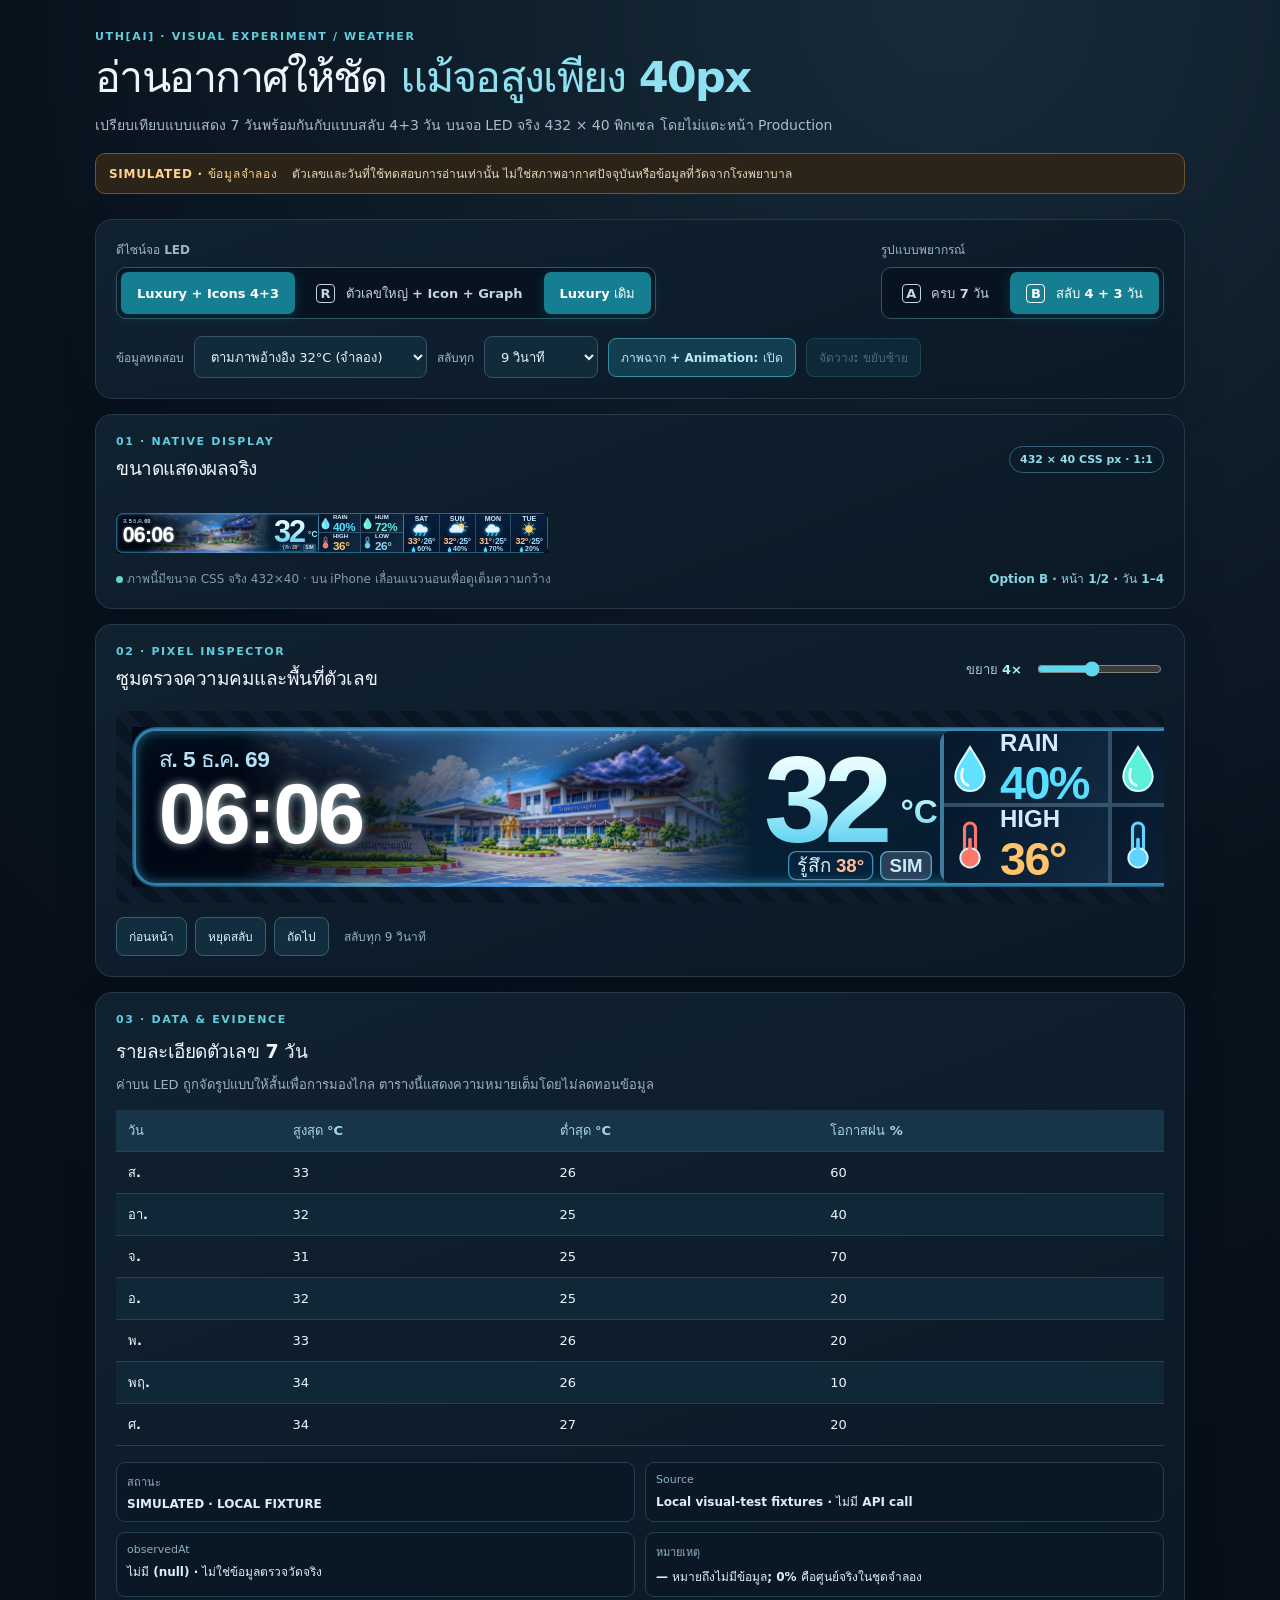
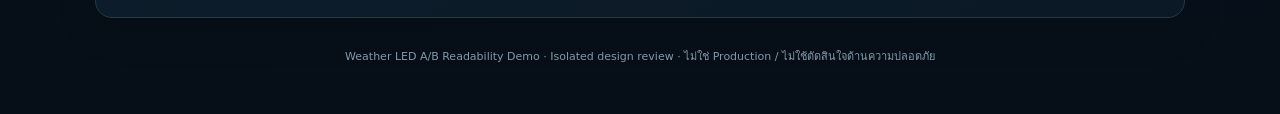
<file: index.html>
<!doctype html>
<html lang="th">
<head>
  <meta charset="utf-8">
  <meta name="viewport" content="width=device-width,initial-scale=1,viewport-fit=cover">
  <meta name="color-scheme" content="dark">
  <meta name="description" content="Demo A/B สำหรับจอ LED Weather 432×40 px — ใช้ข้อมูลจำลองเท่านั้น ไม่เปลี่ยน Production">
  <title>UTH Weather LED • A/B Readability Lab</title>
  <link rel="icon" href="data:,">
  <link rel="stylesheet" href="./style.css">
  <script defer src="./production-luxury-template.js"></script>
  <script defer src="./reference.js"></script>
  <script defer src="./hybrid.js"></script>
  <script defer src="./app.js"></script>
</head>
<body>
  <main class="shell">
    <header class="page-head">
      <p class="eyebrow">UTH[AI] · VISUAL EXPERIMENT / WEATHER</p>
      <h1>อ่านอากาศให้ชัด <em>แม้จอสูงเพียง 40px</em></h1>
      <p class="intro">เปรียบเทียบแบบแสดง 7 วันพร้อมกันกับแบบสลับ 4+3 วัน บนจอ LED จริง 432 × 40 พิกเซล โดยไม่แตะหน้า Production</p>
      <div class="notice" role="note"><strong>SIMULATED · ข้อมูลจำลอง</strong><span>ตัวเลขและวันที่ใช้ทดสอบการอ่านเท่านั้น ไม่ใช่สภาพอากาศปัจจุบันหรือข้อมูลที่วัดจากโรงพยาบาล</span></div>
    </header>
    <section class="control-panel" aria-label="ตัวเลือกการเปรียบเทียบ">
      <div class="control-left">
        <div class="control-label">ดีไซน์จอ LED</div>
        <div class="segmented" role="group" aria-label="เลือกดีไซน์">
          <button type="button" id="visual-hybrid" class="selected" aria-pressed="true">Luxury + Icons 4+3</button>
          <button type="button" id="visual-reference" aria-pressed="false"><b>R</b> ตัวเลขใหญ่ + Icon + Graph</button>
          <button type="button" id="visual-luxury" aria-pressed="false">Luxury เดิม</button>
        </div>
      </div>
      <div class="control-left">
        <div class="control-label">รูปแบบพยากรณ์</div>
        <div class="segmented" role="group" aria-label="เลือก Option">
          <button type="button" id="opt-a" aria-pressed="false" disabled><b>A</b> ครบ 7 วัน</button>
          <button type="button" id="opt-b" class="selected" aria-pressed="true"><b>B</b> สลับ 4 + 3 วัน</button>
        </div>
      </div>
      <div class="control-right">
        <label for="scenario">ข้อมูลทดสอบ</label>
        <select id="scenario">
          <option value="normal">ตามภาพอ้างอิง 32°C (จำลอง)</option>
          <option value="edge">ตัวเลขยาว / 100%</option>
          <option value="missing">ข้อมูลขาด / ค่า 0 จริง</option>
        </select>
        <label for="interval">สลับทุก</label>
        <select id="interval"><option value="8">8 วินาที</option><option value="9" selected>9 วินาที</option><option value="10">10 วินาที</option></select>
        <button type="button" id="effects" class="secondary fx-toggle" aria-pressed="true">ภาพฉาก + Animation: เปิด</button>
        <button type="button" id="layout" class="secondary fx-toggle" aria-pressed="true">จัดวาง: ขยับซ้าย</button>
      </div>
    </section>
    <section class="screen-panel" aria-labelledby="real-heading">
      <div class="panel-heading"><div><p class="kicker">01 · NATIVE DISPLAY</p><h2 id="real-heading">ขนาดแสดงผลจริง</h2></div><span class="size-token">432 × 40 CSS px · 1:1</span></div>
      <div class="stage-scroll"><div id="native-stage" class="led-stage" role="img" aria-label="Weather LED ข้อมูลจำลอง 432 คูณ 40 พิกเซล"></div></div>
      <div class="screen-footer">
        <div class="footnote"><span class="dot"></span> ภาพนี้มีขนาด CSS จริง 432×40 · บน iPhone เลื่อนแนวนอนเพื่อดูเต็มความกว้าง</div>
        <div id="page-status" class="page-status" aria-live="polite">สลับ 4 + 3 วัน</div>
      </div>
    </section>
    <section class="inspector-panel" aria-labelledby="zoom-heading">
      <div class="panel-heading"><div><p class="kicker">02 · PIXEL INSPECTOR</p><h2 id="zoom-heading">ซูมตรวจความคมและพื้นที่ตัวเลข</h2></div>
        <div class="zoom-controls"><label for="zoom">ขยาย <output id="zoom-value" for="zoom">4×</output></label><input type="range" id="zoom" min="1" max="8" step="1" value="4"></div>
      </div>
      <div class="zoom-viewport" id="zoom-viewport" tabindex="0" aria-label="จอขยาย เลื่อนแนวนอนเพื่อตรวจรายละเอียด">
        <div class="zoom-frame" id="zoom-frame"><div id="zoom-stage" class="led-stage" aria-hidden="true"></div></div>
      </div>
      <div class="transport">
        <button id="prev" type="button" class="secondary" disabled>ก่อนหน้า</button>
        <button id="pause" type="button" class="secondary" disabled>หยุดสลับ</button>
        <button id="next" type="button" class="secondary" disabled>ถัดไป</button>
        <span id="rotation-status" class="transport-note">โหมด A แสดงครบ 7 วันพร้อมกัน</span>
      </div>
    </section>
    <section class="details" aria-labelledby="details-heading">
      <div><p class="kicker">03 · DATA & EVIDENCE</p><h2 id="details-heading">รายละเอียดตัวเลข 7 วัน</h2>
      <p class="detail-note">ค่าบน LED ถูกจัดรูปแบบให้สั้นเพื่อการมองไกล ตารางนี้แสดงความหมายเต็มโดยไม่ลดทอนข้อมูล</p></div>
      <div class="table-scroll"><table><caption class="sr-only">รายละเอียดข้อมูลพยากรณ์จำลอง</caption><thead><tr><th scope="col">วัน</th><th scope="col">สูงสุด °C</th><th scope="col">ต่ำสุด °C</th><th scope="col">โอกาสฝน %</th></tr></thead><tbody id="details-body"></tbody></table></div>
      <div class="provenance"><div><span>สถานะ</span><strong>SIMULATED · LOCAL FIXTURE</strong></div><div><span>Source</span><strong>Local visual-test fixtures · ไม่มี API call</strong></div><div><span>observedAt</span><strong>ไม่มี (null) · ไม่ใช่ข้อมูลตรวจวัดจริง</strong></div><div><span>หมายเหตุ</span><strong>— หมายถึงไม่มีข้อมูล; 0% คือศูนย์จริงในชุดจำลอง</strong></div></div>
    </section>
    <footer class="site-footer">Weather LED A/B Readability Demo · Isolated design review · ไม่ใช่ Production / ไม่ใช้ตัดสินใจด้านความปลอดภัย</footer>
  </main>
</body>
</html>
</file>
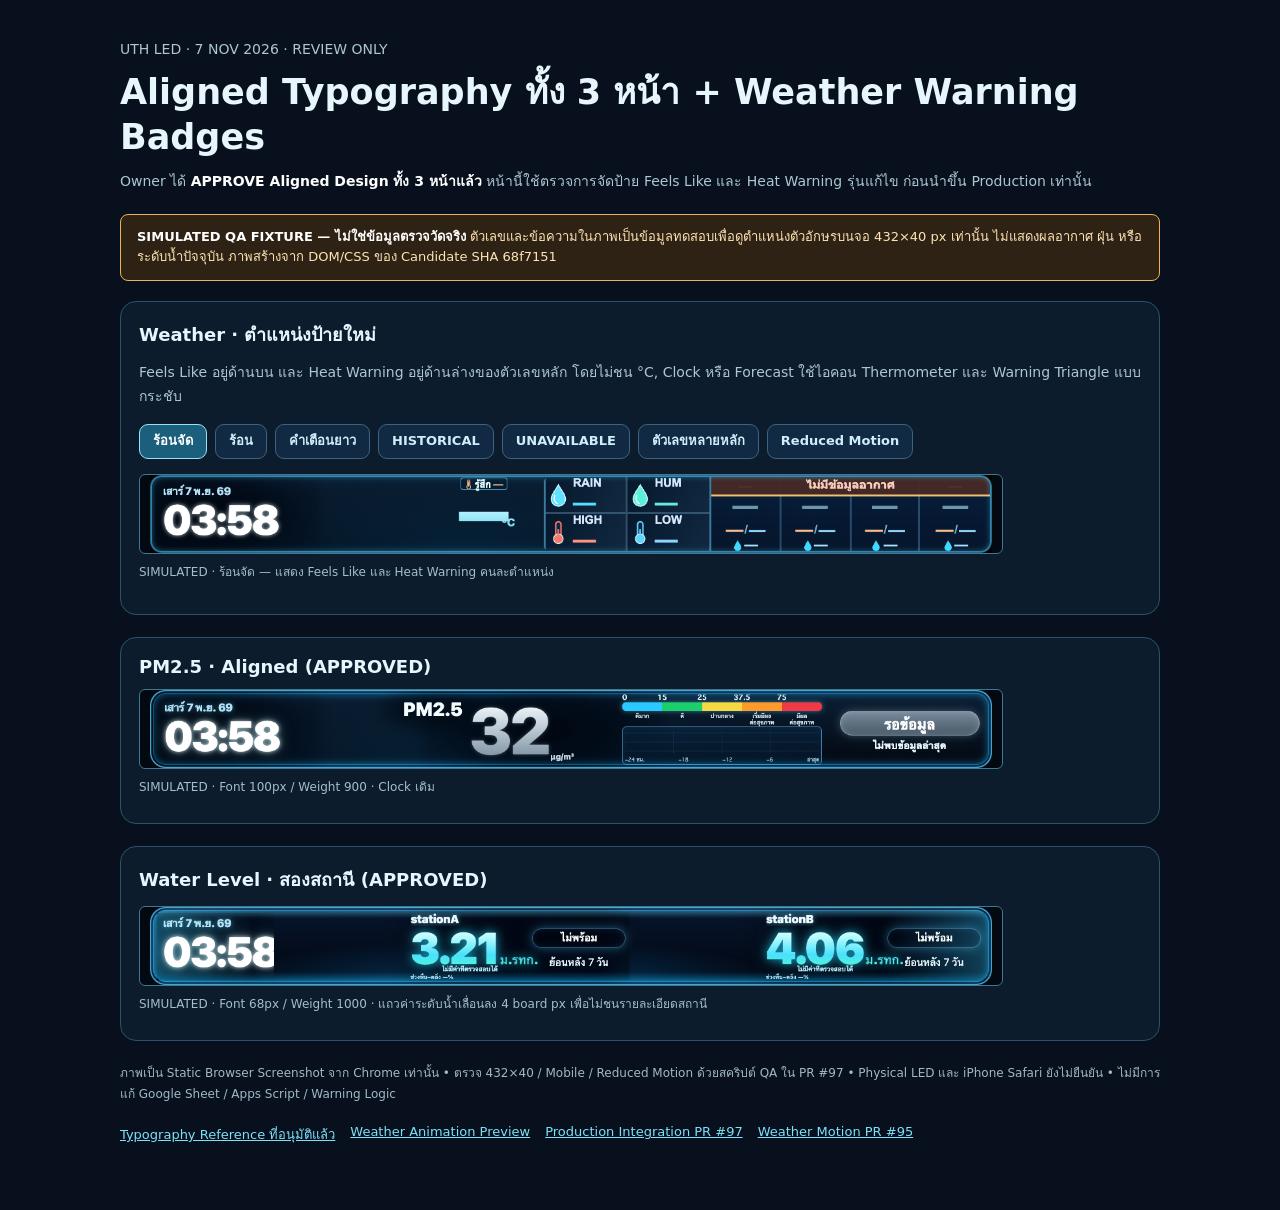
<file: badge-review-20261107/index.html>
<!doctype html>
<html lang="th">
<head>
<meta charset="utf-8">
<meta name="viewport" content="width=device-width,initial-scale=1">
<title>UTH LED · Aligned + Weather Badge Review · 7 Nov 2026</title>
<style>
:root{color-scheme:dark;font-family:Inter,"Noto Sans Thai",system-ui,sans-serif}
*{box-sizing:border-box}
body{margin:0;background:#07101c;color:#e7f5fc}
main{max-width:1080px;padding:30px 20px 65px;margin:0 auto}
h1{font-size:clamp(23px,4vw,35px);margin:0 0 9px;font-weight:850;line-height:1.3}
h2{font-size:18px;margin:0 0 12px}
p{line-height:1.7;font-size:14px;color:#adc6d4;margin:8px 0}
b,strong{color:#fff}
.notice{border:1px solid #ecb35b;background:#2e2215;color:#ffe3b4;padding:12px 16px;border-radius:8px;margin:20px 0;font-size:13px;line-height:1.6}
.panel{background:#0c1c2d;border:1px solid #2c526b;border-radius:16px;padding:18px;margin:18px 0 22px}
.led-img{width:min(100%,864px);height:auto;display:block;aspect-ratio:10.8;object-fit:contain;border:1px solid #407792;border-radius:6px;background:#020910}
.led-wrap{margin:14px 0}
.caption{font-size:12px;color:#a3becb;margin-top:9px;line-height:1.6}
.controls{display:flex;flex-wrap:wrap;gap:8px;margin:15px 0}
button{border:1px solid #3b657f;color:#ceeefa;background:#112942;font-family:inherit;font-weight:750;font-size:13px;line-height:1.3;border-radius:9px;padding:8px 13px;cursor:pointer}
button[aria-pressed="true"]{background:#1c5f7c;color:white;border-color:#94e3f4}
button:focus-visible,a:focus-visible{outline:2px solid #f2c16b;outline-offset:3px}
.refs{display:flex;gap:15px;flex-wrap:wrap;font-size:13px;margin-top:20px}
a{color:#7fe0fa}
.footer{font-size:12px;color:#a0b9c7}
@media(max-width:500px){main{padding:18px 10px}.panel{padding:12px}button{font-size:12px;padding:7px 9px}}
@media(prefers-reduced-motion:reduce){*{scroll-behavior:auto!important;transition:none!important;animation:none!important}}
</style>
</head>
<body>
<main>
<p>UTH LED · 7 NOV 2026 · REVIEW ONLY</p>
<h1>Aligned Typography ทั้ง 3 หน้า + Weather Warning Badges</h1>
<p>Owner ได้ <strong>APPROVE Aligned Design ทั้ง 3 หน้าแล้ว</strong> หน้านี้ใช้ตรวจการจัดป้าย Feels Like และ Heat Warning รุ่นแก้ไข ก่อนนำขึ้น Production เท่านั้น</p>
<div class="notice"><strong>SIMULATED QA FIXTURE — ไม่ใช่ข้อมูลตรวจวัดจริง</strong> ตัวเลขและข้อความในภาพเป็นข้อมูลทดสอบเพื่อดูตำแหน่งตัวอักษรบนจอ 432×40 px เท่านั้น ไม่แสดงผลอากาศ ฝุ่น หรือระดับน้ำปัจจุบัน ภาพสร้างจาก DOM/CSS ของ Candidate SHA 68f7151</div>
<section class="panel" aria-labelledby="wx-title">
<h2 id="wx-title">Weather · ตำแหน่งป้ายใหม่</h2>
<p>Feels Like อยู่ด้านบน และ Heat Warning อยู่ด้านล่างของตัวเลขหลัก โดยไม่ชน °C, Clock หรือ Forecast ใช้ไอคอน Thermometer และ Warning Triangle แบบกระชับ</p>
<div class="controls" role="group" aria-label="เลือกกรณีทดสอบ Weather">
<button type="button" data-case="hot" aria-pressed="true">ร้อนจัด</button>
<button type="button" data-case="warm" aria-pressed="false">ร้อน</button>
<button type="button" data-case="long-warning" aria-pressed="false">คำเตือนยาว</button>
<button type="button" data-case="historical" aria-pressed="false">HISTORICAL</button>
<button type="button" data-case="unavailable" aria-pressed="false">UNAVAILABLE</button>
<button type="button" data-case="triple-digit" aria-pressed="false">ตัวเลขหลายหลัก</button>
<button type="button" data-case="reduced-motion" aria-pressed="false">Reduced Motion</button>
</div>
<figure class="led-wrap">
<img class="led-img" id="weather" src="./weather-hot-432x40.png" width="1296" height="120" alt="Weather LED ภาพทดสอบจำลอง กรณีอากาศร้อนจัด มีป้ายเตือนโดยไม่ทับอุณหภูมิ">
<figcaption id="weather-caption" class="caption" aria-live="polite">SIMULATED · ร้อนจัด — แสดง Feels Like และ Heat Warning คนละตำแหน่ง</figcaption>
</figure>
</section>
<section class="panel" aria-labelledby="pm-title">
<h2 id="pm-title">PM2.5 · Aligned (APPROVED)</h2>
<img class="led-img" src="./pm-aligned-432x40.png" width="1296" height="120" alt="PM2.5 Aligned Typography ด้วยค่าทดสอบจำลอง ไม่ใช่ค่าฝุ่นจริง">
<p class="caption">SIMULATED · Font 100px / Weight 900 · Clock เดิม</p>
</section>
<section class="panel" aria-labelledby="water-title">
<h2 id="water-title">Water Level · สองสถานี (APPROVED)</h2>
<img class="led-img" src="./water-aligned-432x40.png" width="1296" height="120" alt="Water Level สองสถานีปรับฟอนต์ในภาพทดสอบ ไม่ใช่ระดับน้ำปัจจุบัน">
<p class="caption">SIMULATED · Font 68px / Weight 1000 · แถวค่าระดับน้ำเลื่อนลง 4 board px เพื่อไม่ชนรายละเอียดสถานี</p>
</section>
<p class="footer">ภาพเป็น Static Browser Screenshot จาก Chrome เท่านั้น • ตรวจ 432×40 / Mobile / Reduced Motion ด้วยสคริปต์ QA ใน PR #97 • Physical LED และ iPhone Safari ยังไม่ยืนยัน • ไม่มีการแก้ Google Sheet / Apps Script / Warning Logic</p>
<nav class="refs" aria-label="หลักฐานและการอ้างอิง">
<a href="../typography-review-20261106/?v=8367836">Typography Reference ที่อนุมัติแล้ว</a>
<a href="../storm-motion-20261106/">Weather Animation Preview</a>
<a href="https://github.com/aase7en/webapp-widget/pull/97">Production Integration PR #97</a>
<a href="https://github.com/aase7en/webapp-widget/pull/95">Weather Motion PR #95</a>
</nav>
</main>
<script>
"use strict";
const choices={
  hot:["weather-hot-432x40.png","ร้อนจัด — แสดงป้ายบน/ล่างครบ"],
  warm:["weather-warm-432x40.png","ร้อน — ข้อความสั้น"],
  "long-warning":["weather-long-warning-432x40.png","คำเตือนยาว — แสดง Compact Badge และเก็บคำเตือนเต็มใน Accessibility"],
  historical:["weather-historical-432x40.png","HISTORICAL — ไม่แสดงคำเตือนว่าเป็นสถานะปัจจุบัน"],
  unavailable:["weather-unavailable-432x40.png","UNAVAILABLE — แสดงข้อมูลไม่พร้อม ไม่เติมค่า 0"],
  "triple-digit":["weather-triple-digit-432x40.png","ตัวเลขหลายหลัก — °C ยังไม่โดน Forecast บัง"],
  "reduced-motion":["weather-reduced-motion-432x40.png","Reduced Motion — ภาพเมฆแบบ Static Poster"]
};
document.querySelectorAll("button[data-case]").forEach(btn=>{
 btn.addEventListener("click",()=>{
  const chosen=btn.dataset.case,config=choices[chosen];
  if(!config)return;
  document.querySelectorAll("button[data-case]").forEach(el=>el.setAttribute("aria-pressed",String(el===btn)));
  const img=document.getElementById("weather");
  img.src="./"+config[0];img.alt="SIMULATED QA Weather 432×40: "+config[1];
  document.getElementById("weather-caption").textContent="SIMULATED · "+config[1];
 });
});
</script>
</body>
</html>
</file>
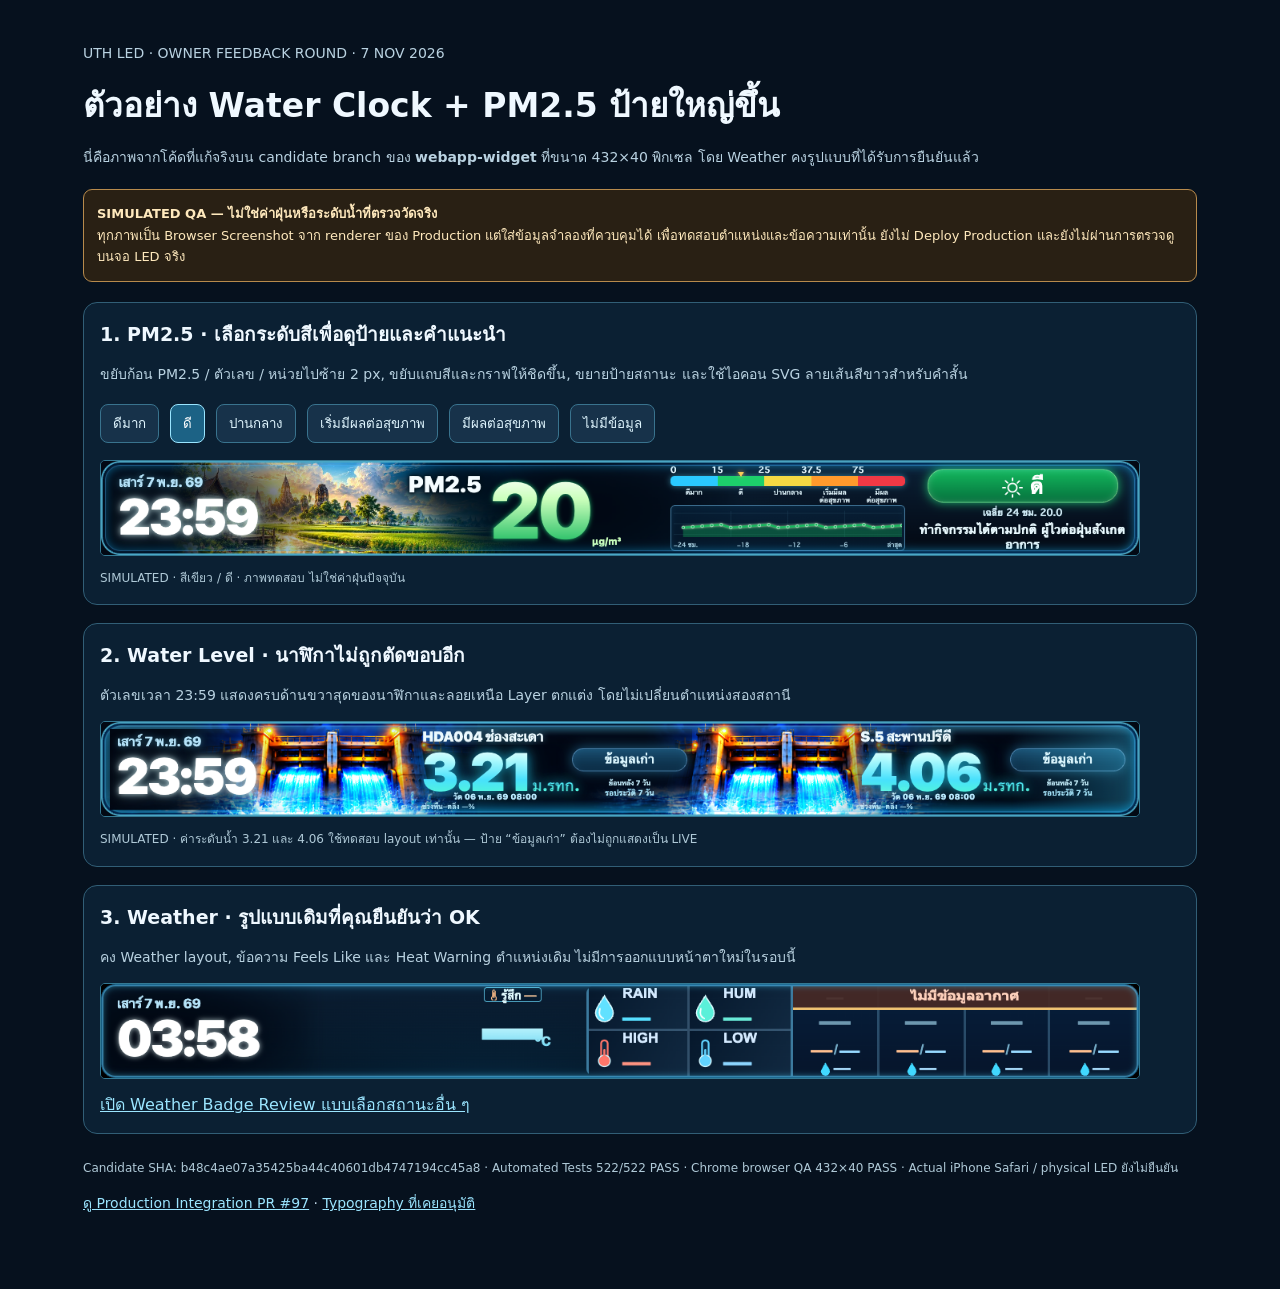
<file: owner-review-20261107/index.html>
<!doctype html>
<html lang="th">
<head>
<meta charset="utf-8"><meta name="viewport" content="width=device-width,initial-scale=1">
<meta name="color-scheme" content="dark">
<title>UTH LED — Owner Feedback Review · 7 November 2026</title>
<style>
:root{color-scheme:dark;font-family:Inter,"Noto Sans Thai",system-ui,sans-serif}
*{box-sizing:border-box}
body{margin:0;background:#06111e;color:#eff8ff}
main{margin:auto;max-width:1150px;padding:28px 18px 60px}
h1{font-size:clamp(22px,4vw,33px);margin:4px 0 12px}
h2{font-size:19px;margin:0 0 8px}
p{font-size:14px;line-height:1.65;color:#b9d2e1}
.notice{color:#ffe9bd;background:#292014;border:1px solid #b78a4c;border-radius:9px;padding:13px;margin:20px 0;font-size:13px;line-height:1.65}
.panel{background:#0b2033;border:1px solid #315e76;padding:16px;border-radius:14px;margin:18px 0}
img.led{width:100%;max-width:1040px;height:auto;aspect-ratio:10.8;display:block;border:1px solid #337993;border-radius:5px;background:#020810;margin:13px 0}
button{font:750 13px inherit;background:#17324a;color:#e0f6ff;border:1px solid #39738e;padding:8px 12px;margin:4px 6px 4px 0;border-radius:8px;cursor:pointer}
button[aria-pressed=true]{background:#1c6285;color:#fff;border-color:#9ae5ff}
button:focus-visible,a:focus-visible{outline:2px solid #ffda8f;outline-offset:3px}
a{color:#9be5ff}
small,.note{color:#afc9d7;font-size:12px;line-height:1.6}
footer{margin-top:25px;color:#b3c9d6}
@media(max-width:520px){main{padding:18px 10px 40px}.panel{padding:11px}button{padding:8px}}
</style>
</head>
<body><main>
<p>UTH LED · OWNER FEEDBACK ROUND · 7 NOV 2026</p>
<h1>ตัวอย่าง Water Clock + PM2.5 ป้ายใหญ่ขึ้น</h1>
<p>นี่คือภาพจากโค้ดที่แก้จริงบน candidate branch ของ <strong>webapp-widget</strong> ที่ขนาด 432×40 พิกเซล โดย Weather คงรูปแบบที่ได้รับการยืนยันแล้ว</p>
<div class="notice"><strong>SIMULATED QA — ไม่ใช่ค่าฝุ่นหรือระดับน้ำที่ตรวจวัดจริง</strong><div>ทุกภาพเป็น Browser Screenshot จาก renderer ของ Production แต่ใส่ข้อมูลจำลองที่ควบคุมได้ เพื่อทดสอบตำแหน่งและข้อความเท่านั้น ยังไม่ Deploy Production และยังไม่ผ่านการตรวจดูบนจอ LED จริง</div></div>
<section class="panel"><h2>1. PM2.5 · เลือกระดับสีเพื่อดูป้ายและคำแนะนำ</h2>
<p>ขยับก้อน PM2.5 / ตัวเลข / หน่วยไปซ้าย 2 px, ขยับแถบสีและกราฟให้ชิดขึ้น, ขยายป้ายสถานะ และใช้ไอคอน SVG ลายเส้นสีขาวสำหรับคำสั้น</p>
<div role="group" aria-label="เลือกระดับ PM2.5 ที่จำลอง">
<button data-tier="blue" type="button" aria-pressed="false">ดีมาก</button>
<button data-tier="green" type="button" aria-pressed="true">ดี</button>
<button data-tier="yellow" type="button" aria-pressed="false">ปานกลาง</button>
<button data-tier="orange" type="button" aria-pressed="false">เริ่มมีผลต่อสุขภาพ</button>
<button data-tier="red" type="button" aria-pressed="false">มีผลต่อสุขภาพ</button>
<button data-tier="unavailable" type="button" aria-pressed="false">ไม่มีข้อมูล</button>
</div>
<img class="led" id="pm" src="pm-owner-green-432x40.png" alt="ภาพจำลอง PM2.5 ระดับดี มีไอคอนเส้นสีขาวและคำแนะนำ" width="1296" height="120">
<div id="pm-label" class="note" role="status" aria-live="polite">SIMULATED · สีเขียว / ดี · ภาพทดสอบ ไม่ใช่ค่าฝุ่นปัจจุบัน</div>
</section>
<section class="panel"><h2>2. Water Level · นาฬิกาไม่ถูกตัดขอบอีก</h2>
<p>ตัวเลขเวลา 23:59 แสดงครบด้านขวาสุดของนาฬิกาและลอยเหนือ Layer ตกแต่ง โดยไม่เปลี่ยนตำแหน่งสองสถานี</p>
<img class="led" src="water-owner-clock-432x40.png" alt="ภาพจำลองสองสถานี HDA004 และ S.5 มีเวลา 23:59 แสดงครบไม่ถูกขอบตัด" width="1296" height="120">
<div class="note">SIMULATED · ค่าระดับน้ำ 3.21 และ 4.06 ใช้ทดสอบ layout เท่านั้น — ป้าย “ข้อมูลเก่า” ต้องไม่ถูกแสดงเป็น LIVE</div>
</section>
<section class="panel"><h2>3. Weather · รูปแบบเดิมที่คุณยืนยันว่า OK</h2>
<p>คง Weather layout, ข้อความ Feels Like และ Heat Warning ตำแหน่งเดิม ไม่มีการออกแบบหน้าตาใหม่ในรอบนี้</p>
<img class="led" src="../badge-review-20261107/weather-hot-432x40.png" alt="ภาพตัวอย่าง Weather ที่อนุมัติรูปแบบแล้ว ข้อมูลจำลอง" width="1296" height="120">
<a href="../badge-review-20261107/">เปิด Weather Badge Review แบบเลือกสถานะอื่น ๆ</a>
</section>
<footer class="note">Candidate SHA: b48c4ae07a35425ba44c40601db4747194cc45a8 · Automated Tests 522/522 PASS · Chrome browser QA 432×40 PASS · Actual iPhone Safari / physical LED ยังไม่ยืนยัน
<p><a href="https://github.com/aase7en/webapp-widget/pull/97">ดู Production Integration PR #97</a> · <a href="../typography-review-20261106/?v=8367836">Typography ที่เคยอนุมัติ</a></p>
</footer>
</main><script>
"use strict";
const labels={
 blue:"ดีมาก",green:"ดี",yellow:"ปานกลาง",orange:"เริ่มมีผลต่อสุขภาพ",
 red:"มีผลต่อสุขภาพ",unavailable:"ไม่มีข้อมูล"
};
document.querySelectorAll("button[data-tier]").forEach(button=>button.addEventListener("click",()=>{
 const tier=button.dataset.tier;
 if(!Object.prototype.hasOwnProperty.call(labels,tier))return;
 document.querySelectorAll("button[data-tier]").forEach(x=>x.setAttribute("aria-pressed",String(x===button)));
 const image=document.getElementById("pm");
 image.src="pm-owner-"+tier+"-432x40.png";
 image.alt="ภาพจำลอง PM2.5 ระดับ"+labels[tier]+" ไม่ใช่ข้อมูลตรวจวัดจริง";
 document.getElementById("pm-label").textContent="SIMULATED · "+labels[tier]+" · ใช้ทดสอบการแสดงผลเท่านั้น";
}));
</script></body></html>
</file>
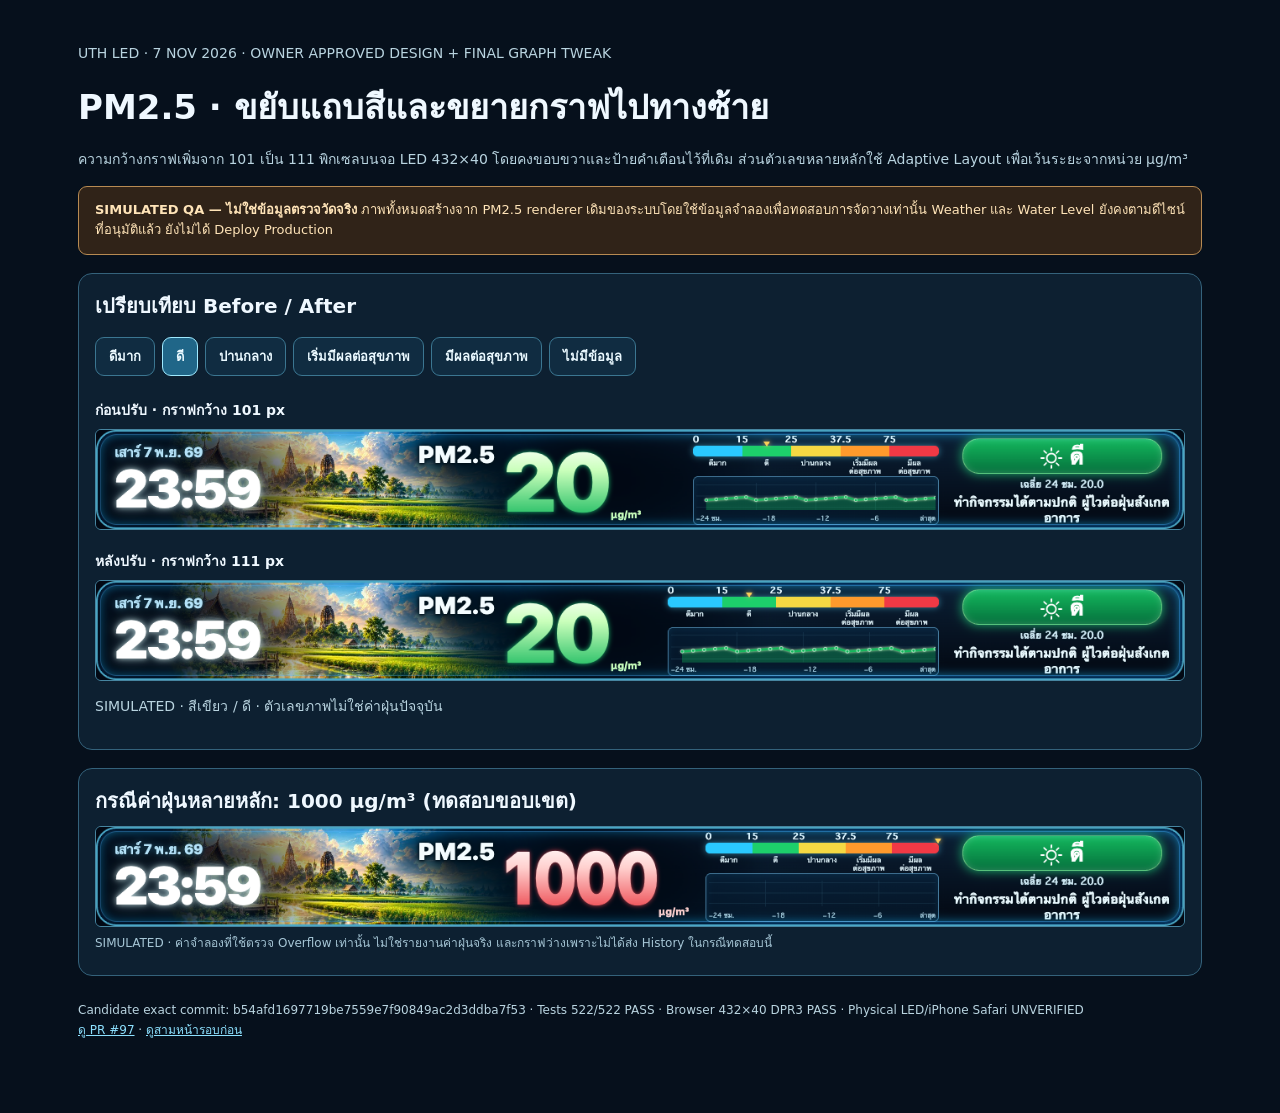
<file: pm-graph-review-20261107/index.html>
<!doctype html>
<html lang="th"><head><meta charset="utf-8"><meta name="viewport" content="width=device-width,initial-scale=1">
<title>UTH LED — PM2.5 Graph Expansion · Owner Review</title>
<style>
:root{color-scheme:dark;font-family:Inter,"Noto Sans Thai",system-ui,sans-serif}
*{box-sizing:border-box}body{margin:0;background:#06101c;color:#eff8ff}
main{max-width:1160px;margin:auto;padding:28px 18px 60px}
h1{font-size:clamp(23px,4vw,34px);margin:4px 0 12px}h2{font-size:20px;margin:0 0 9px}
p{font-size:14px;line-height:1.7;color:#b9d4e0}
.note{background:#302318;border:1px solid #b78a52;padding:13px 16px;border-radius:9px;font-size:13px;color:#ffe4b8;line-height:1.6}
.panel{margin:18px 0;padding:16px;background:#0d2031;border:1px solid #34627b;border-radius:14px}
.controls{display:flex;gap:7px;flex-wrap:wrap;margin:15px 0}
button{cursor:pointer;padding:8px 13px;border-radius:9px;background:#102c41;border:1px solid #3b7691;color:#eaf9ff;font-size:13px;font-weight:750}
button[aria-pressed=true]{background:#206688;border-color:#9feaff}
button:focus-visible,a:focus-visible{outline:2px solid #ffe08b;outline-offset:3px}
.grid{display:grid;grid-template-columns:1fr;gap:12px}
h3{font-size:14px;margin:8px 0}
.led{display:block;width:100%;height:auto;aspect-ratio:10.8;border:1px solid #4685a0;border-radius:6px;background:#020a14}
small{display:block;margin:7px 0;color:#a6c6d6;font-size:12px;line-height:1.5}
a{color:#8de1ff}.foot{margin-top:24px;font-size:12px}
@media(max-width:520px){main{padding:18px 9px}.panel{padding:11px}}
</style></head>
<body><main>
<p>UTH LED · 7 NOV 2026 · OWNER APPROVED DESIGN + FINAL GRAPH TWEAK</p>
<h1>PM2.5 · ขยับแถบสีและขยายกราฟไปทางซ้าย</h1>
<p>ความกว้างกราฟเพิ่มจาก 101 เป็น 111 พิกเซลบนจอ LED 432×40 โดยคงขอบขวาและป้ายคำเตือนไว้ที่เดิม ส่วนตัวเลขหลายหลักใช้ Adaptive Layout เพื่อเว้นระยะจากหน่วย µg/m³</p>
<div class="note"><strong>SIMULATED QA — ไม่ใช่ข้อมูลตรวจวัดจริง</strong>
ภาพทั้งหมดสร้างจาก PM2.5 renderer เดิมของระบบโดยใช้ข้อมูลจำลองเพื่อทดสอบการจัดวางเท่านั้น Weather และ Water Level ยังคงตามดีไซน์ที่อนุมัติแล้ว ยังไม่ได้ Deploy Production</div>
<section class="panel">
<h2>เปรียบเทียบ Before / After</h2>
<div class="controls" role="group" aria-label="เลือกสถานะฝุ่นที่จำลอง">
<button data-tier="blue" aria-pressed="false">ดีมาก</button>
<button data-tier="green" aria-pressed="true">ดี</button>
<button data-tier="yellow" aria-pressed="false">ปานกลาง</button>
<button data-tier="orange" aria-pressed="false">เริ่มมีผลต่อสุขภาพ</button>
<button data-tier="red" aria-pressed="false">มีผลต่อสุขภาพ</button>
<button data-tier="unavailable" aria-pressed="false">ไม่มีข้อมูล</button>
</div>
<div class="grid">
<div><h3>ก่อนปรับ · กราฟกว้าง 101 px</h3><img class="led" id="before" width="1296" height="120" alt="ภาพจำลอง PM2.5 ก่อนขยายกราฟ" src="../owner-review-20261107/pm-owner-green-432x40.png"></div>
<div><h3>หลังปรับ · กราฟกว้าง 111 px</h3><img class="led" id="after" width="1296" height="120" alt="ภาพจำลอง PM2.5 หลังขยายกราฟ" src="pm-owner-green-432x40.png"></div>
</div>
<p id="case" aria-live="polite">SIMULATED · สีเขียว / ดี · ตัวเลขภาพไม่ใช่ค่าฝุ่นปัจจุบัน</p>
</section>
<section class="panel"><h2>กรณีค่าฝุ่นหลายหลัก: 1000 µg/m³ (ทดสอบขอบเขต)</h2>
<img class="led" src="pm-graph-wide-1000-432x40.png" alt="ภาพจำลองกรณีค่าฝุ่น 1000 มีกราฟเลื่อนขวาตามความกว้างเลขเพื่อไม่ให้ทับหน่วย" width="1296" height="120">
<small>SIMULATED · ค่าจำลองที่ใช้ตรวจ Overflow เท่านั้น ไม่ใช่รายงานค่าฝุ่นจริง และกราฟว่างเพราะไม่ได้ส่ง History ในกรณีทดสอบนี้</small>
</section>
<p class="foot">Candidate exact commit: b54afd1697719be7559e7f90849ac2d3ddba7f53 · Tests 522/522 PASS · Browser 432×40 DPR3 PASS · Physical LED/iPhone Safari UNVERIFIED<br>
<a href="https://github.com/aase7en/webapp-widget/pull/97">ดู PR #97</a> · <a href="../owner-review-20261107/">ดูสามหน้ารอบก่อน</a>
</p>
</main>
<script>"use strict";
const labels={blue:"ดีมาก",green:"ดี",yellow:"ปานกลาง",orange:"เริ่มมีผลต่อสุขภาพ",red:"มีผลต่อสุขภาพ",unavailable:"ไม่มีข้อมูล"};
document.querySelectorAll("button[data-tier]").forEach(button=>button.addEventListener("click",()=>{
 const key=button.dataset.tier;if(!Object.prototype.hasOwnProperty.call(labels,key))return;
 document.querySelectorAll("button[data-tier]").forEach(x=>x.setAttribute("aria-pressed",String(x===button)));
 document.getElementById("before").src="../owner-review-20261107/pm-owner-"+key+"-432x40.png";
 document.getElementById("after").src="./pm-owner-"+key+"-432x40.png";
 document.getElementById("case").textContent="SIMULATED · "+labels[key]+" · ก่อนและหลังปรับจากข้อมูลทดสอบ ไม่ใช่ค่าฝุ่นปัจจุบัน";
}));
</script></body></html>
</file>
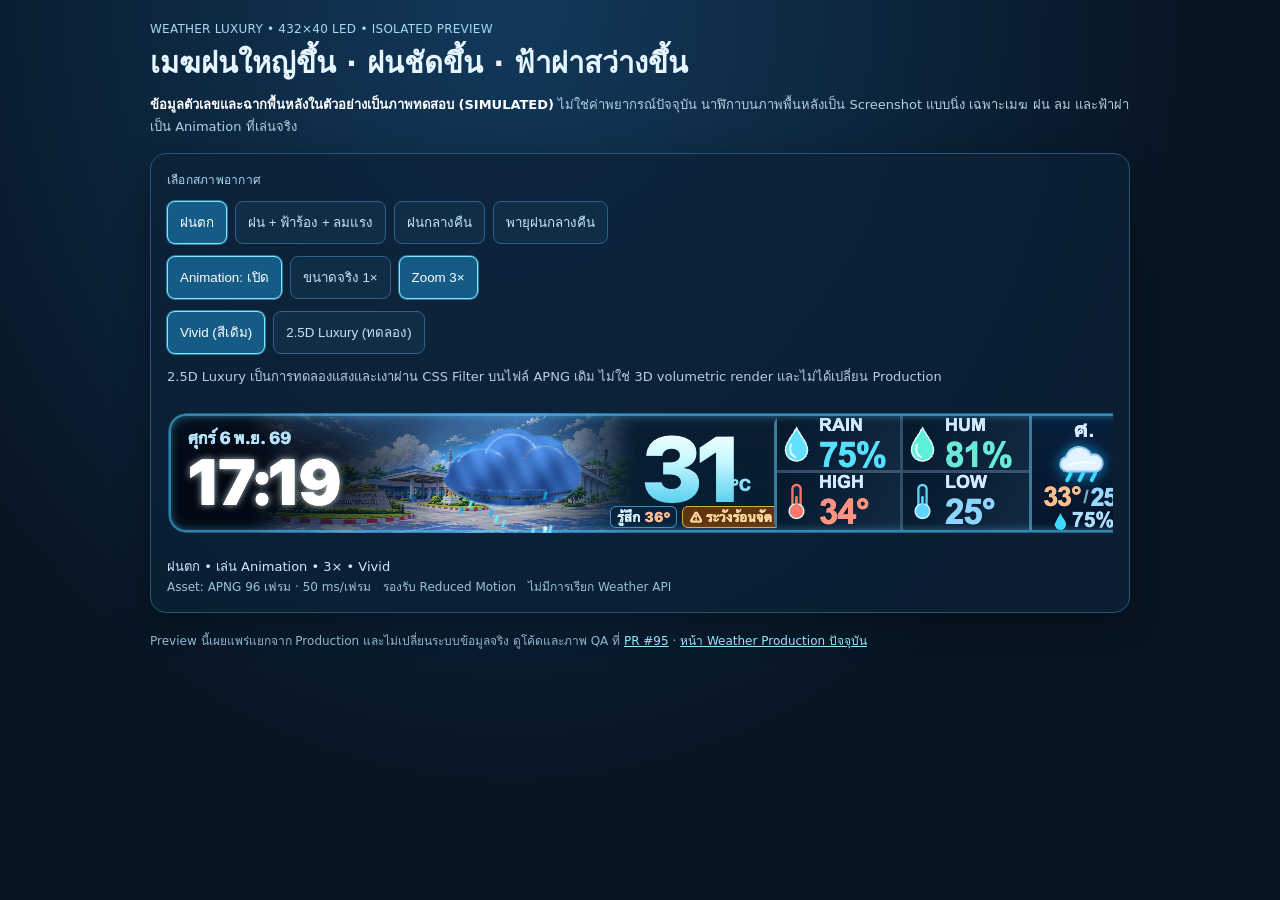
<file: storm-motion-20261106/index.html>
<!doctype html>
<html lang="th">
<head>
<meta charset="utf-8">
<meta name="viewport" content="width=device-width,initial-scale=1">
<meta name="color-scheme" content="dark">
<title>UTH Weather · Rain & Thunderstorm Motion Preview</title>
<style>
:root{font-family:Inter,system-ui,"Thonburi",sans-serif;color:#e7f5ff;background:#071522}
*{box-sizing:border-box}
body{margin:0;min-height:100vh;background:radial-gradient(ellipse at 40% 0%,#12395c,#071522 63%);padding:22px 16px}
main{max-width:980px;margin:auto}
h1{font-size:clamp(20px,4vw,29px);font-weight:850;margin:4px 0}
p{margin:8px 0 15px;color:#b3cfe1;font-size:13px;line-height:1.7}
strong{color:#fff}
.panel{border:1px solid #27547a;border-radius:16px;padding:16px;background:#0c2137c4;box-shadow:0 10px 35px #0005}
.caption{font-size:12px;color:#a7d9f1;letter-spacing:.02em}
.controls{display:flex;gap:8px;flex-wrap:wrap;margin:12px 0}
button{border:1px solid #326088;border-radius:8px;color:#c0e5f7;background:#102d48;font:750 13px/1.2 inherit;padding:10px 12px;cursor:pointer}
button[aria-pressed=true]{border-color:#7be7ff;background:#145b85;color:#fff;box-shadow:0 0 0 1px #51d0fa80}
button:focus-visible{outline:2px solid #e6ffff;outline-offset:2px}
.scroll{overflow-x:auto;max-width:100%;padding:10px 1px 15px}
.scale-frame{position:relative;width:1296px;height:120px}
.led{width:432px;height:40px;overflow:hidden;position:absolute;left:0;top:0;transform-origin:top left;transform:scale(3);border-radius:6px}
.led img{position:absolute;object-fit:contain}
#backdrop{left:0;top:0;width:432px;height:40px}
#motion{z-index:1;pointer-events:none}
/* 2.5D lighting experiment: intentionally no blur on text, no WebGL and
   no source-asset rewrite; user can return to Vivid immediately. */
.led.lighting #motion{
 filter:saturate(.86) contrast(1.14)
   drop-shadow(-.65px -.65px .55px rgba(209,240,255,.48))
   drop-shadow(1px 1.35px 1px rgba(1,13,35,.88));
}

#mode-status{font-size:13px;color:#cbeaff;margin-top:8px}
.meta{display:flex;gap:12px;flex-wrap:wrap;align-items:center;font-size:12px;color:#97c2d9}
a{color:#8fe7ff}a:hover{text-decoration:underline}
small{color:#e6c88d}
footer{font-size:12px;color:#92b6cf;line-height:1.7;margin-top:18px}
@media(max-width:680px){body{padding:15px 10px}.panel{padding:12px}button{padding:9px 9px}.controls{gap:6px}}
</style>
</head>
<body>
<main>
<div class="caption">WEATHER LUXURY • 432×40 LED • ISOLATED PREVIEW</div>
<h1>เมฆฝนใหญ่ขึ้น · ฝนชัดขึ้น · ฟ้าผ่าสว่างขึ้น</h1>
<p><strong>ข้อมูลตัวเลขและฉากพื้นหลังในตัวอย่างเป็นภาพทดสอบ (SIMULATED)</strong> ไม่ใช่ค่าพยากรณ์ปัจจุบัน นาฬิกาบนภาพพื้นหลังเป็น Screenshot แบบนิ่ง เฉพาะเมฆ ฝน ลม และฟ้าผ่าเป็น Animation ที่เล่นจริง</p>
<section class="panel" aria-label="Weather animation comparison">
<div class="caption">เลือกสภาพอากาศ</div>
<div class="controls" id="conditions">
<button type="button" data-condition="rain" aria-pressed="true">ฝนตก</button>
<button type="button" data-condition="thunderstorm" aria-pressed="false">ฝน + ฟ้าร้อง + ลมแรง</button>
<button type="button" data-condition="night-rain" aria-pressed="false">ฝนกลางคืน</button>
<button type="button" data-condition="night-thunderstorm" aria-pressed="false">พายุฝนกลางคืน</button>
</div>
<div class="controls">
<button type="button" id="animate" aria-pressed="true">Animation: เปิด</button>
<button type="button" id="zoom1" aria-pressed="false">ขนาดจริง 1×</button>
<button type="button" id="zoom3" aria-pressed="true">Zoom 3×</button>
</div>
<div class="controls" aria-label="Lighting style comparison">
<button type="button" id="look-vivid" aria-pressed="true">Vivid (สีเดิม)</button>
<button type="button" id="look-luxury" aria-pressed="false">2.5D Luxury (ทดลอง)</button>
</div>
<p>2.5D Luxury เป็นการทดลองแสงและเงาผ่าน CSS Filter บนไฟล์ APNG เดิม ไม่ใช่ 3D volumetric render และไม่ได้เปลี่ยน Production</p>
<div class="scroll" aria-label="เลื่อนแนวนอนบนมือถือเพื่อดูจอ LED">
<div id="scale-frame" class="scale-frame">
<div id="led" class="led" role="img" aria-label="LED 432 คูณ 40 พิกเซล ใช้ข้อมูลจำลอง">
<img id="backdrop" src="board-no-icon-day.png" alt="">
<img id="motion" src="assets/rain.apng" alt="">
</div>
</div>
</div>
<div id="mode-status" aria-live="polite"></div>
<div class="meta"><span>Asset: APNG 96 เฟรม · 50 ms/เฟรม</span><span>รองรับ Reduced Motion</span><span>ไม่มีการเรียก Weather API</span></div>
</section>
<footer>Preview นี้เผยแพร่แยกจาก Production และไม่เปลี่ยนระบบข้อมูลจริง ดูโค้ดและภาพ QA ที่ <a href="https://github.com/aase7en/webapp-widget/pull/95">PR #95</a> · <a href="https://aase7en.github.io/webapp-widget/v2/weather-luxury.html">หน้า Weather Production ปัจจุบัน</a></footer>
</main>
<script>
(function(){
 "use strict";
 const supported=["rain","thunderstorm","night-rain","night-thunderstorm"];
 const labels={"rain":"ฝนตก","thunderstorm":"ฝนฟ้าคะนองและลมแรง","night-rain":"ฝนกลางคืน","night-thunderstorm":"พายุฝนกลางคืน"};
 const media=window.matchMedia("(prefers-reduced-motion: reduce)");
 const state={condition:"rain",animated:!media.matches,zoom:window.innerWidth<620?1:3,look:"vivid"};
 const el=id=>document.getElementById(id);
 function render(){
  const night=state.condition.startsWith("night-");
  el("backdrop").src=night?"board-no-icon-night.png":"board-no-icon-day.png";
  const sprite=el("motion");
  sprite.src="assets/"+state.condition+(state.animated?".apng":"-poster.png");
  sprite.alt="ภาพเมฆและฝน: "+labels[state.condition];
  Object.assign(sprite.style,night?{left:"89.33px",top:"-4.67px",width:"52px",height:"52px"}:{left:"82.33px",top:"-10px",width:"61.67px",height:"61.67px"});
  el("led").style.transform="scale("+state.zoom+")";
  el("led").classList.toggle("lighting",state.look==="luxury");
  el("scale-frame").style.width=String(432*state.zoom)+"px";
  el("scale-frame").style.height=String(40*state.zoom)+"px";
  for(const button of document.querySelectorAll("[data-condition]"))button.setAttribute("aria-pressed",String(button.dataset.condition===state.condition));
  el("animate").setAttribute("aria-pressed",String(state.animated));
  el("animate").textContent=state.animated?"Animation: เปิด":"Animation: ปิด (Poster)";
  el("look-vivid").setAttribute("aria-pressed",String(state.look==="vivid"));
  el("look-luxury").setAttribute("aria-pressed",String(state.look==="luxury"));
  el("zoom1").setAttribute("aria-pressed",String(state.zoom===1));
  el("zoom3").setAttribute("aria-pressed",String(state.zoom===3));
  el("mode-status").textContent=labels[state.condition]+" • "+(state.animated?"เล่น Animation":"ภาพนิ่งสำหรับ Reduced Motion")+" • "+state.zoom+"× • "+(state.look==="luxury"?"2.5D Lighting (ทดลอง)":"Vivid");
 }
 for(const button of document.querySelectorAll("[data-condition]"))button.addEventListener("click",()=>{if(supported.includes(button.dataset.condition)){state.condition=button.dataset.condition;render();}});
 el("animate").addEventListener("click",()=>{state.animated=!state.animated;render();});
 el("look-vivid").addEventListener("click",()=>{state.look="vivid";render();});
 el("look-luxury").addEventListener("click",()=>{state.look="luxury";render();});
 el("zoom1").addEventListener("click",()=>{state.zoom=1;render();});
 el("zoom3").addEventListener("click",()=>{state.zoom=3;render();});
 if(media.addEventListener)media.addEventListener("change",e=>{state.animated=!e.matches;render();});
 render();
})();
</script>
</body>
</html>
</file>
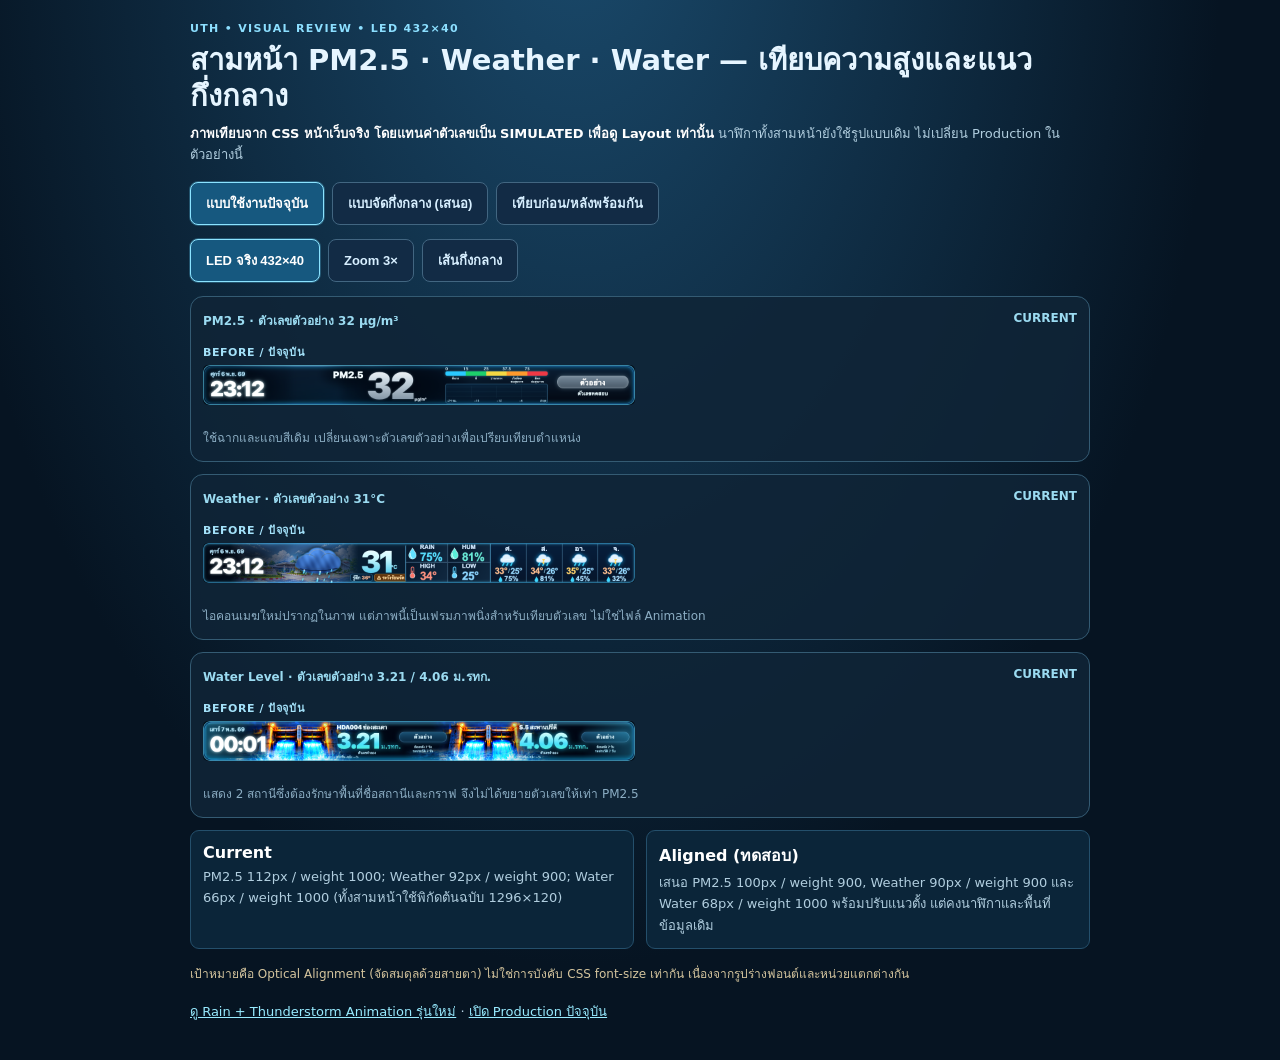
<file: typography-review-20261106/index.html>
<!doctype html>
<html lang="th">
<head>
<meta charset="utf-8">
<meta name="viewport" content="width=device-width,initial-scale=1">
<title>UTH LED — PM2.5 / Weather / Water Number Alignment Review</title>
<meta name="color-scheme" content="dark">
<style>
:root{font-family:Inter,system-ui,"Thonburi",sans-serif;color:#e6f5ff;background:#061422}
*{box-sizing:border-box}
body{margin:0;padding:22px 14px;background:radial-gradient(ellipse at 45% -10%,#1a4a6c,#061422 65%);min-height:100vh}
main{max-width:900px;margin:auto}
.eyebrow{color:#8cdfff;font-weight:850;letter-spacing:.12em;font-size:11px}
h1{font-size:clamp(20px,4vw,29px);line-height:1.24;margin:8px 0}
p{color:#b1cedf;font-size:13px;line-height:1.65;margin:8px 0 16px}
p strong{color:#fff}
.controls{display:flex;flex-wrap:wrap;gap:8px;margin:14px 0}
button{padding:10px 15px;border:1px solid #426681;border-radius:8px;background:#122b45;color:#d7efff;font-size:13px;font-weight:750;cursor:pointer}
button[aria-pressed=true]{background:#16587f;border-color:#8be3ff;color:#fff;box-shadow:0 0 0 1px #64d7ff44}
button:focus-visible{outline:2px solid white;outline-offset:2px}
.panel{border:1px solid #345b73;background:#102437dd;border-radius:13px;padding:14px 12px;margin-bottom:12px}
.meta{display:flex;justify-content:space-between;gap:12px;flex-wrap:wrap;font-size:12px;font-weight:800;margin-bottom:7px;color:#9bdbf1}
.view{overflow-x:auto;max-width:100%;padding:3px 0 8px}
.view img{display:block;max-width:none;image-rendering:auto;border-radius:5px;height:auto}
.frame{position:relative;max-width:none;width:max-content;margin:3px 0 10px}
.frame-caption{font-size:11px;letter-spacing:.05em;color:#a4e2fa;margin-bottom:4px;font-weight:850}
.screen{position:relative;width:max-content}
.center-guide{pointer-events:none;position:absolute;left:0;right:0;top:50%;border-top:1px dashed rgba(255,212,100,.85);display:none;z-index:2}
body.guides .center-guide{display:block}
body.guides .screen{outline:1px dashed #e2bb5499}

.detail{font-size:12px;color:#8caec4;margin-top:5px}
.grid{display:grid;grid-template-columns:repeat(auto-fit,minmax(240px,1fr));gap:12px}
.stat{padding:12px;background:#0b2539;border:1px solid #244f6b;border-radius:9px}
.stat b{color:#fff}
.stat p{margin:4px 0 0}
.status{margin-top:16px;font-size:12px;color:#d5c59e}
a{color:#98ebff}
</style>
</head>
<body>
<main>
<div class="eyebrow">UTH • VISUAL REVIEW • LED 432×40</div>
<h1>สามหน้า PM2.5 · Weather · Water — เทียบความสูงและแนวกึ่งกลาง</h1>
<p><strong>ภาพเทียบจาก CSS หน้าเว็บจริง โดยแทนค่าตัวเลขเป็น SIMULATED เพื่อดู Layout เท่านั้น</strong> นาฬิกาทั้งสามหน้ายังใช้รูปแบบเดิม ไม่เปลี่ยน Production ในตัวอย่างนี้</p>
<section class="controls" aria-label="Compare variants">
<button id="current" aria-pressed="true">แบบใช้งานปัจจุบัน</button>
<button id="aligned" aria-pressed="false">แบบจัดกึ่งกลาง (เสนอ)</button>
<button id="compare" aria-pressed="false">เทียบก่อน/หลังพร้อมกัน</button>
</section>
<section class="controls" aria-label="Zoom LED">
<button id="native" aria-pressed="true">LED จริง 432×40</button>
<button id="zoom" aria-pressed="false">Zoom 3×</button>
<button id="guides" aria-pressed="false">เส้นกึ่งกลาง</button>
</section>
<section class="panel"><div class="meta"><span>PM2.5 · ตัวเลขตัวอย่าง 32 µg/m³</span><span id="pm-label">CURRENT</span></div><div class="view" id="pm-view"><img id="pm" src="pm-current-432x40.png" alt="ภาพจำลองหน้า PM2.5 เพื่อเปรียบเทียบตัวเลข" width="432" height="40"></div><div class="detail">ใช้ฉากและแถบสีเดิม เปลี่ยนเฉพาะตัวเลขตัวอย่างเพื่อเปรียบเทียบตำแหน่ง</div></section>
<section class="panel"><div class="meta"><span>Weather · ตัวเลขตัวอย่าง 31°C</span><span id="weather-label">CURRENT</span></div><div class="view" id="weather-view"><img id="weather" src="weather-current-432x40.png" alt="ภาพจำลองหน้า Weather เพื่อเปรียบเทียบตัวเลข" width="432" height="40"></div><div class="detail">ไอคอนเมฆใหม่ปรากฏในภาพ แต่ภาพนี้เป็นเฟรมภาพนิ่งสำหรับเทียบตัวเลข ไม่ใช่ไฟล์ Animation</div></section>
<section class="panel"><div class="meta"><span>Water Level · ตัวเลขตัวอย่าง 3.21 / 4.06 ม.รทก.</span><span id="water-label">CURRENT</span></div><div class="view" id="water-view"><img id="water" src="water-current-432x40.png" alt="ภาพจำลองหน้าระดับน้ำสองสถานีสำหรับเปรียบเทียบตัวเลข" width="432" height="40"></div><div class="detail">แสดง 2 สถานีซึ่งต้องรักษาพื้นที่ชื่อสถานีและกราฟ จึงไม่ได้ขยายตัวเลขให้เท่า PM2.5</div></section>
<div class="grid">
<div class="stat"><b>Current</b><p>PM2.5 112px / weight 1000; Weather 92px / weight 900; Water 66px / weight 1000 (ทั้งสามหน้าใช้พิกัดต้นฉบับ 1296×120)</p></div>
<div class="stat"><b>Aligned (ทดสอบ)</b><p>เสนอ PM2.5 100px / weight 900, Weather 90px / weight 900 และ Water 68px / weight 1000 พร้อมปรับแนวตั้ง แต่คงนาฬิกาและพื้นที่ข้อมูลเดิม</p></div>
</div>
<p class="status">เป้าหมายคือ Optical Alignment (จัดสมดุลด้วยสายตา) ไม่ใช่การบังคับ CSS font-size เท่ากัน เนื่องจากรูปร่างฟอนต์และหน่วยแตกต่างกัน</p>
<p><a href="../storm-motion-20261106/">ดู Rain + Thunderstorm Animation รุ่นใหม่</a> · <a href="https://aase7en.github.io/webapp-widget/">เปิด Production ปัจจุบัน</a></p>
</main>
<script>
(()=>{
  "use strict";
  let variant="current",scale=1,showGuides=false;
  const $=id=>document.getElementById(id);
  const subjects=["pm","weather","water"];
  const titles={pm:"PM2.5",weather:"Weather",water:"Water Level"};
  function frame(subject,kind){
    const wrap=document.createElement("div");
    wrap.className="frame";
    const caption=document.createElement("div");
    caption.className="frame-caption";
    caption.textContent=kind==="current"?"BEFORE / ปัจจุบัน":"AFTER / เสนอ";
    const picture=document.createElement("img");
    picture.src=subject+"-"+kind+"-432x40.png";
    picture.alt=titles[subject]+" "+(kind==="current"?"ก่อน":"หลัง")+"จัดแนวตัวเลข · SIMULATED";
    picture.width=432*scale;
    picture.height=40*scale;
    picture.style.width=432*scale+"px";
    picture.style.height=40*scale+"px";
    const line=document.createElement("span");line.className="center-guide";
    const screen=document.createElement("div");
    screen.className="screen";
    screen.style.width=(432*scale)+"px";
    screen.style.height=(40*scale)+"px";
    screen.append(picture,line);
    wrap.append(caption,screen);
    return wrap;
  }
  function render(){
    const all=variant==="compare"?["current","aligned"]:[variant];
    for(const subject of subjects){
      const view=$(subject+"-view");
      view.replaceChildren(...all.map(k=>frame(subject,k)));
      $(subject+"-label").textContent=variant==="compare"?"BEFORE / AFTER":variant==="current"?"CURRENT":"ALIGNED / PROPOSED";
      // Preserve the id on the first actual comparison image for basic screen readers and QA.
      view.querySelector("img").id=subject;
    }
    for(const v of ["current","aligned","compare"])$(v).setAttribute("aria-pressed",String(variant===v));
    $("native").setAttribute("aria-pressed",String(scale===1));
    $("zoom").setAttribute("aria-pressed",String(scale===3));
    $("guides").setAttribute("aria-pressed",String(showGuides));
    document.body.classList.toggle("guides",showGuides);
  }
  for(const mode of ["current","aligned","compare"])$(mode).onclick=()=>{variant=mode;render()};
  $("native").onclick=()=>{scale=1;render()};
  $("zoom").onclick=()=>{scale=3;render()};
  $("guides").onclick=()=>{showGuides=!showGuides;render()};
  render();
})();
</script>
</body>
</html>
</file>
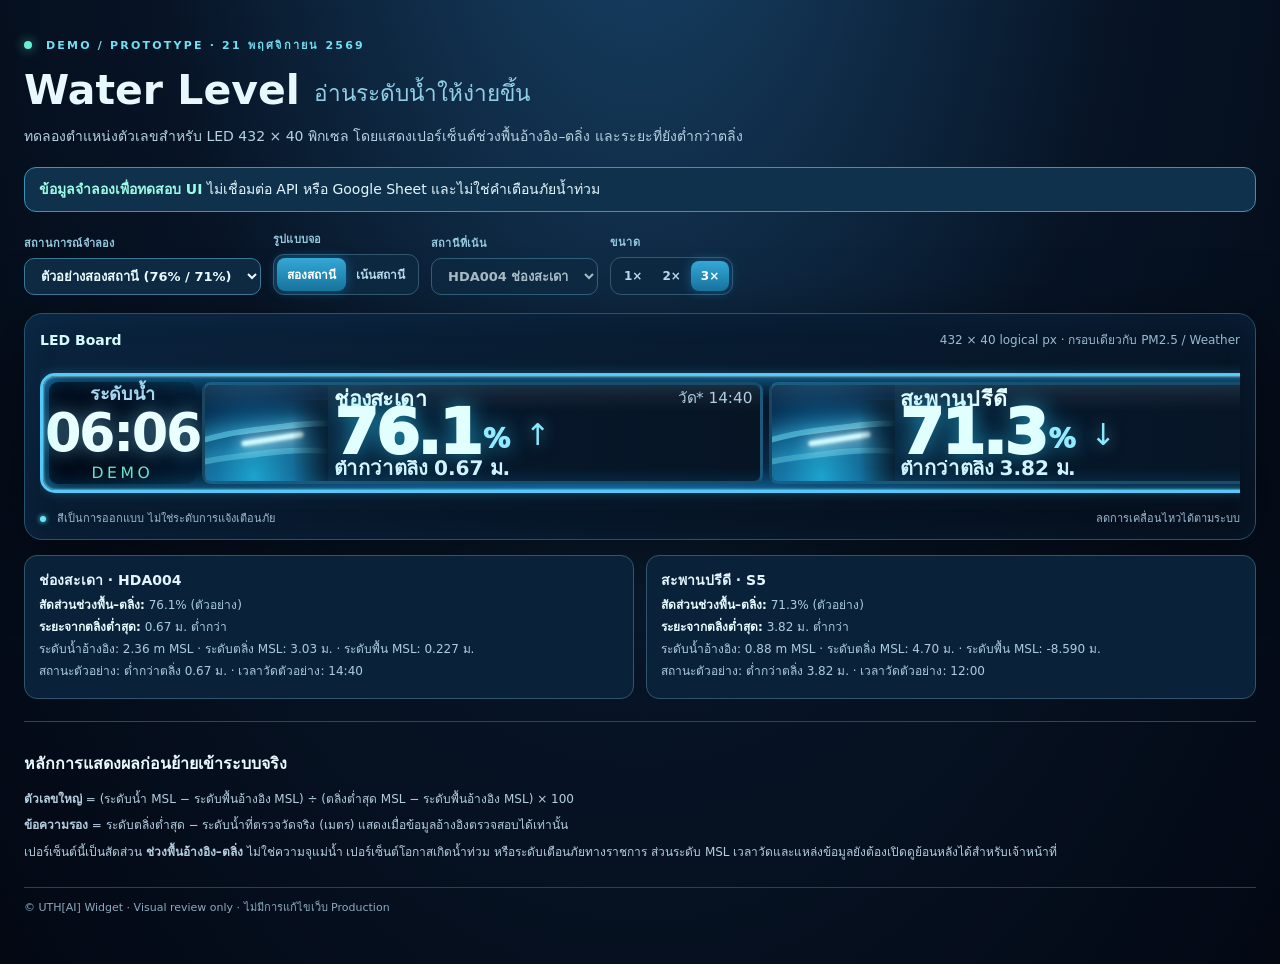
<file: water-bank-clarity-20261121/index.html>
<!doctype html>
<html lang="th">
<head>
  <meta charset="utf-8">
  <meta name="viewport" content="width=device-width,initial-scale=1">
  <meta name="color-scheme" content="dark">
  <title>ตัวอย่าง Water Level — ระดับน้ำเทียบตลิ่ง | UTH LED</title>
  <link rel="stylesheet" href="./style.css">
</head>
<body>
<main class="page">
  <header class="mast">
    <div class="eyebrow"><span class="demo-dot"></span> DEMO / PROTOTYPE · 21 พฤศจิกายน 2569</div>
    <h1>Water Level <span>อ่านระดับน้ำให้ง่ายขึ้น</span></h1>
    <p>ทดลองตำแหน่งตัวเลขสำหรับ LED 432 × 40 พิกเซล โดยแสดงเปอร์เซ็นต์ช่วงพื้นอ้างอิง–ตลิ่ง และระยะที่ยังต่ำกว่าตลิ่ง</p>
  </header>
  <div class="disclaimer" role="note"><strong>ข้อมูลจำลองเพื่อทดสอบ UI</strong> ไม่เชื่อมต่อ API หรือ Google Sheet และไม่ใช่คำเตือนภัยน้ำท่วม</div>
  <section class="controls" aria-label="ปรับตัวอย่าง">
    <div class="control">
      <label for="scenario">สถานการณ์จำลอง</label>
      <select id="scenario">
        <option value="sample">ตัวอย่างสองสถานี (76% / 71%)</option>
        <option value="near">อยู่ต่ำกว่าตลิ่งเล็กน้อย (94%)</option>
        <option value="at">ถึงตลิ่งอ้างอิง (100%)</option>
        <option value="above">สูงกว่าตลิ่งอ้างอิง (&gt;100%)</option>
        <option value="stale">ข้อมูลเก่า (Historical)</option>
        <option value="missing">ไม่มีข้อมูล (Unavailable)</option>
      </select>
    </div>
    <div class="control">
      <span class="control-label">รูปแบบจอ</span>
      <div class="toggles" role="group" aria-label="มุมมอง">
        <button type="button" data-view="dual" aria-pressed="true" class="selected">สองสถานี</button>
        <button type="button" data-view="focus" aria-pressed="false">เน้นสถานี</button>
      </div>
    </div>
    <div class="control">
      <label for="station">สถานีที่เน้น</label>
      <select id="station"><option value="HDA004">HDA004 ช่องสะเดา</option><option value="S5">S.5 สะพานปรีดี</option></select>
    </div>
    <div class="control">
      <span class="control-label">ขนาด</span>
      <div class="toggles" role="group" aria-label="ขนาดตัวอย่าง">
        <button type="button" data-zoom="1" aria-pressed="false">1×</button>
        <button type="button" data-zoom="2" aria-pressed="false">2×</button>
        <button type="button" data-zoom="3" aria-pressed="true" class="selected">3×</button>
      </div>
    </div>
  </section>
  <section class="preview" aria-labelledby="preview-title">
    <div class="preview-label"><strong id="preview-title">LED Board</strong><span>432 × 40 logical px · กรอบเดียวกับ PM2.5 / Weather</span></div>
    <div class="scroller" tabindex="0" aria-label="เลื่อนดูตัวอย่างเมื่อหน้าจอเล็ก">
      <div id="led-stage" class="led-stage" style="--zoom:3">
        <div class="led-board" id="led-board" role="img" aria-label="ตัวอย่างการอ่านระดับน้ำจากสถานีอ้างอิง ข้อมูลจำลอง">
          <div class="led-clock"><span class="clock-title">ระดับน้ำ</span><span class="clock-time">20:55</span><span class="clock-label">DEMO</span></div>
          <article class="led-station" id="st-HDA004" data-code="HDA004">
            <div class="water-art" aria-hidden="true"><span class="wave wave-one"></span><span class="wave wave-two"></span><span class="water-glint"></span></div>
            <div class="station-content"><div class="station-top"><strong class="station-name">ช่องสะเดา</strong><span class="stamp">ตัวอย่าง</span></div><div class="station-middle"><span class="big-pct">—<small>%</small></span><span class="arrow">—</span></div><div class="station-bottom">รอข้อมูล</div></div>
          </article>
          <article class="led-station" id="st-S5" data-code="S5">
            <div class="water-art" aria-hidden="true"><span class="wave wave-one"></span><span class="wave wave-two"></span><span class="water-glint"></span></div>
            <div class="station-content"><div class="station-top"><strong class="station-name">สะพานปรีดี</strong><span class="stamp">ตัวอย่าง</span></div><div class="station-middle"><span class="big-pct">—<small>%</small></span><span class="arrow">—</span></div><div class="station-bottom">รอข้อมูล</div></div>
          </article>
        </div>
      </div>
    </div>
    <div class="preview-footer"><span><span class="legend-dot"></span> สีเป็นการออกแบบ ไม่ใช่ระดับการแจ้งเตือนภัย</span><span>ลดการเคลื่อนไหวได้ตามระบบ</span></div>
  </section>
  <div class="details" id="details" aria-live="polite"></div>
  <section class="context">
    <h2>หลักการแสดงผลก่อนย้ายเข้าระบบจริง</h2>
    <p><strong>ตัวเลขใหญ่</strong> = (ระดับน้ำ MSL − ระดับพื้นอ้างอิง MSL) ÷ (ตลิ่งต่ำสุด MSL − ระดับพื้นอ้างอิง MSL) × 100</p>
    <p><strong>ข้อความรอง</strong> = ระดับตลิ่งต่ำสุด − ระดับน้ำที่ตรวจวัดจริง (เมตร) แสดงเมื่อข้อมูลอ้างอิงตรวจสอบได้เท่านั้น</p>
    <p>เปอร์เซ็นต์นี้เป็นสัดส่วน <strong>ช่วงพื้นอ้างอิง–ตลิ่ง</strong> ไม่ใช่ความจุแม่น้ำ เปอร์เซ็นต์โอกาสเกิดน้ำท่วม หรือระดับเตือนภัยทางราชการ ส่วนระดับ MSL เวลาวัดและแหล่งข้อมูลยังต้องเปิดดูย้อนหลังได้สำหรับเจ้าหน้าที่</p>
  </section>
  <footer>© UTH[AI] Widget · Visual review only · ไม่มีการแก้ไขเว็บ Production</footer>
</main>
<script src="./app.js"></script>
</body>
</html>
</file>
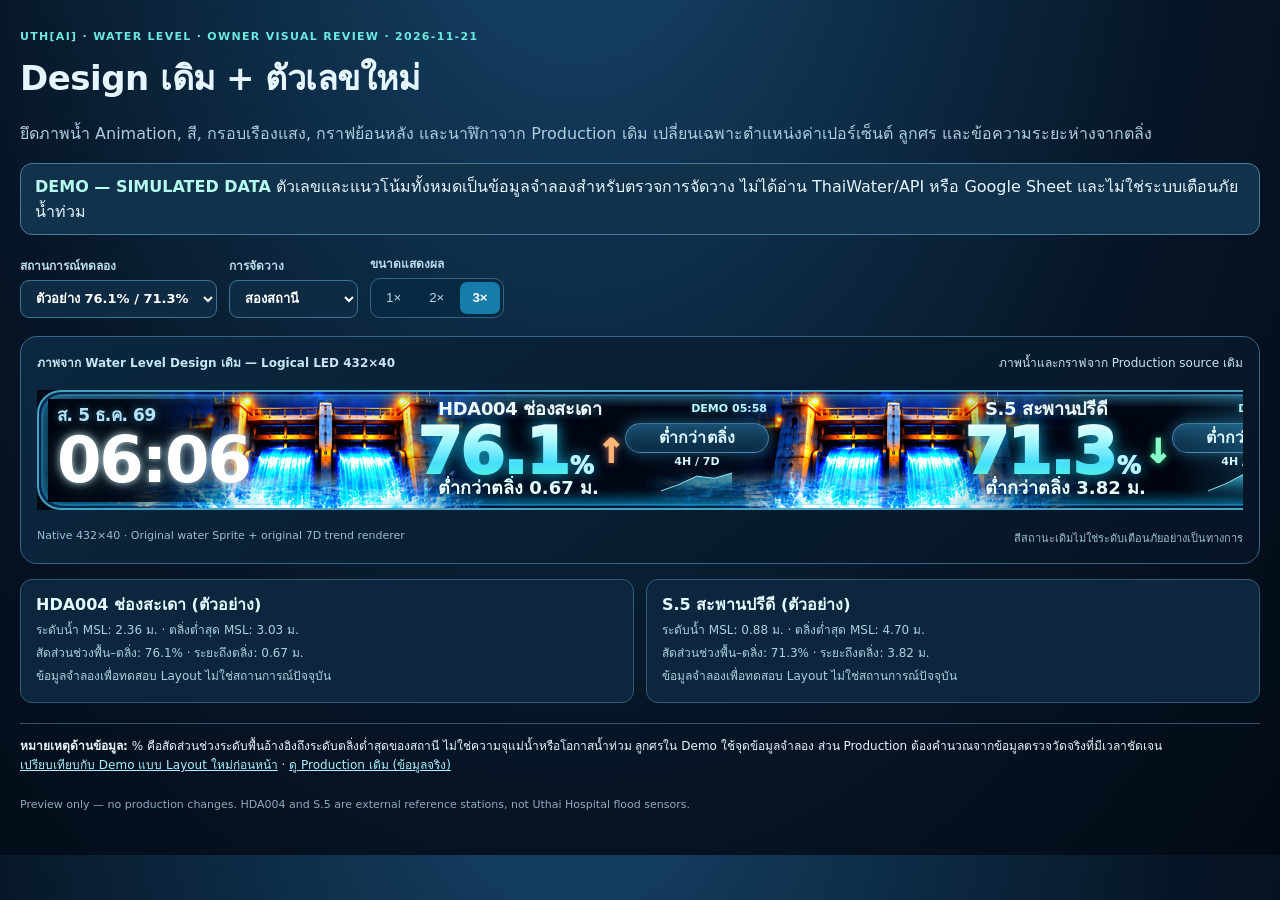
<file: water-bank-original-style-20261121/index.html>
<!doctype html>
<html lang="th"><head><meta charset="utf-8"><meta name="viewport" content="width=device-width,initial-scale=1"><link rel="icon" href="data:,">
<title>Original Water Design + Percent · UTH LED Preview</title>
<style>
:root{color-scheme:dark;font-family:system-ui,sans-serif}
*{box-sizing:border-box}
body{margin:0;color:#e5f6ff;background:radial-gradient(ellipse at 45% -22%,#17486f,#061525 63%,#030a16)}
main{max-width:1480px;margin:0 auto;padding:30px 20px 44px}
h1{font-size:clamp(24px,3vw,34px);letter-spacing:-.5px;margin:8px 0}
p{color:#aecedf;line-height:1.6}
.eyebrow{color:#6ce8e0;font-size:11px;letter-spacing:1.3px;font-weight:800}
.notice{border-radius:12px;border:1px solid #477a9b;background:#12314b;padding:10px 14px;margin:16px 0 19px}
.notice strong{color:#b6fdf0}
form{display:flex;flex-wrap:wrap;align-items:end;gap:12px;margin-bottom:18px}
label{display:flex;flex-direction:column;gap:5px;font-size:12px;font-weight:750;color:#bbdcec}
select{min-height:38px;border-radius:9px;border:1px solid #3c7491;background:#0e2b43;color:white;padding:6px 11px;font:600 13px system-ui}
.scale{display:flex;gap:4px;padding:3px;border-radius:10px;background:#092841;border:1px solid #376380}
button{background:transparent;color:#b1dbea;border:0;cursor:pointer;min-height:32px;padding:6px 12px;border-radius:7px}
button.active{background:#167ca9;color:white;font-weight:800}
button:focus-visible,select:focus-visible{outline:2px solid #fff;outline-offset:2px}
.preview{border:1px solid #376587;background:linear-gradient(145deg,#0b2840,#061424);border-radius:17px;padding:16px}
.topline{display:flex;flex-wrap:wrap;justify-content:space-between;gap:12px;font-size:12px;color:#c8e6f3;margin-bottom:10px}
.viewport{max-width:100%;overflow:auto;padding:8px 0 15px;scrollbar-color:#36758c #082139}
.frame-stage{position:relative;width:calc(432px * var(--z));height:calc(40px * var(--z));}
.frame-stage iframe{display:block;position:absolute;left:0;top:0;width:432px;height:40px;border:0;transform:scale(var(--z));transform-origin:0 0;background:#020914}
.bottomline{display:flex;flex-wrap:wrap;justify-content:space-between;gap:8px;color:#9cbcd0;font-size:11px;margin-top:4px}
.details{display:grid;grid-template-columns:repeat(2,minmax(0,1fr));gap:12px;margin:15px 0}
.detail{border:1px solid #315b77;border-radius:12px;padding:12px 15px;background:#0b263d;color:#bad5e6}
.detail strong{color:#e5faff}
.detail p{font-size:12px;margin:4px 0}
.summary{border-top:1px solid #36516a;margin-top:20px;padding-top:12px;font-size:12px}
a{color:#a8f0ff}
footer{font-size:11px;color:#8eacbd;margin-top:24px}
@media(max-width:600px){main{padding:20px 10px 38px}.preview{padding:12px 9px}.details{grid-template-columns:1fr}}
</style></head>
<body><main>
<div class="eyebrow">UTH[AI] · WATER LEVEL · OWNER VISUAL REVIEW · 2026-11-21</div>
<h1>Design เดิม + ตัวเลขใหม่</h1>
<p>ยึดภาพน้ำ Animation, สี, กรอบเรืองแสง, กราฟย้อนหลัง และนาฬิกาจาก Production เดิม เปลี่ยนเฉพาะตำแหน่งค่าเปอร์เซ็นต์ ลูกศร และข้อความระยะห่างจากตลิ่ง</p>
<div class="notice"><strong>DEMO — SIMULATED DATA</strong> ตัวเลขและแนวโน้มทั้งหมดเป็นข้อมูลจำลองสำหรับตรวจการจัดวาง ไม่ได้อ่าน ThaiWater/API หรือ Google Sheet และไม่ใช่ระบบเตือนภัยน้ำท่วม</div>
<form id="controls">
<label>สถานการณ์ทดลอง<select id="scenario">
<option value="sample">ตัวอย่าง 76.1% / 71.3%</option>
<option value="near">ระดับใกล้ตลิ่ง 94%</option>
<option value="at">ถึงตลิ่ง 100%</option>
<option value="above">สูงกว่าตลิ่ง 102–104%</option>
<option value="stale">ข้อมูลย้อนหลัง (งด%)</option>
<option value="missing">ข้อมูลไม่พร้อม (งด%)</option>
</select></label>
<label>การจัดวาง<select id="focus"><option value="dual">สองสถานี</option><option value="HDA004">เน้นช่องสะเดา</option><option value="S5">เน้นสะพานปรีดี</option></select></label>
<div><div style="font-size:12px;margin-bottom:5px;color:#bbdcec;font-weight:700">ขนาดแสดงผล</div><div class="scale" role="group" aria-label="ขยายจอ"><button type="button" data-zoom="1">1×</button><button type="button" data-zoom="2">2×</button><button type="button" data-zoom="3" class="active">3×</button></div></div>
</form>
<section class="preview"><div class="topline"><strong>ภาพจาก Water Level Design เดิม — Logical LED 432×40</strong><span>ภาพน้ำและกราฟจาก Production source เดิม</span></div>
<div class="viewport" tabindex="0" aria-label="เลื่อนดูภาพตัวอย่าง LED"><div class="frame-stage" id="stage" style="--z:3"><iframe title="DEMO Water Level original animation with percent overlay" id="led" src="./led.html?scenario=sample"></iframe></div></div>
<div class="bottomline"><span>Native 432×40 · Original water Sprite + original 7D trend renderer</span><span>สีสถานะเดิมไม่ใช่ระดับเตือนภัยอย่างเป็นทางการ</span></div></section>
<div class="details" id="details" aria-live="polite"></div>
<section class="summary"><strong>หมายเหตุด้านข้อมูล:</strong> % คือสัดส่วนช่วงระดับพื้นอ้างอิงถึงระดับตลิ่งต่ำสุดของสถานี ไม่ใช่ความจุแม่น้ำหรือโอกาสน้ำท่วม ลูกศรใน Demo ใช้จุดข้อมูลจำลอง ส่วน Production ต้องคำนวณจากข้อมูลตรวจวัดจริงที่มีเวลาชัดเจน<br>
<a href="../water-bank-clarity-20261121/">เปรียบเทียบกับ Demo แบบ Layout ใหม่ก่อนหน้า</a> · <a href="https://aase7en.github.io/webapp-widget/v2/water-luxury-live.html">ดู Production เดิม (ข้อมูลจริง)</a></section>
<footer>Preview only — no production changes. HDA004 and S.5 are external reference stations, not Uthai Hospital flood sensors.</footer>
<script>
(()=>{'use strict';
const scenario=document.getElementById('scenario'),focus=document.getElementById('focus'),frame=document.getElementById('led'),stage=document.getElementById('stage');
function render(){
 const params=new URLSearchParams({scenario:scenario.value,focus:focus.value});frame.src='./led.html?'+params.toString();
 document.getElementById('details').innerHTML=['HDA004 ช่องสะเดา','S.5 สะพานปรีดี'].map((name,i)=>{
  const lv=i===0?2.36:.88,g=i===0?.227:-8.59,b=i===0?3.03:4.70,pct=(lv-g)/(b-g)*100;
  return '<article class="detail"><strong>'+name+' (ตัวอย่าง)</strong><p>ระดับน้ำ MSL: '+lv.toFixed(2)+' ม. · ตลิ่งต่ำสุด MSL: '+b.toFixed(2)+' ม.</p><p>สัดส่วนช่วงพื้น–ตลิ่ง: '+pct.toFixed(1)+'% · ระยะถึงตลิ่ง: '+(b-lv).toFixed(2)+' ม.</p><p>ข้อมูลจำลองเพื่อทดสอบ Layout ไม่ใช่สถานการณ์ปัจจุบัน</p></article>';
 }).join('');
}
scenario.addEventListener('change',render);focus.addEventListener('change',render);
document.querySelectorAll('[data-zoom]').forEach(b=>b.addEventListener('click',()=>{
 stage.style.setProperty('--z',b.dataset.zoom);
 document.querySelectorAll('[data-zoom]').forEach(x=>x.classList.toggle('active',x===b));
}));
render();
})();
</script></main></body></html>
</file>
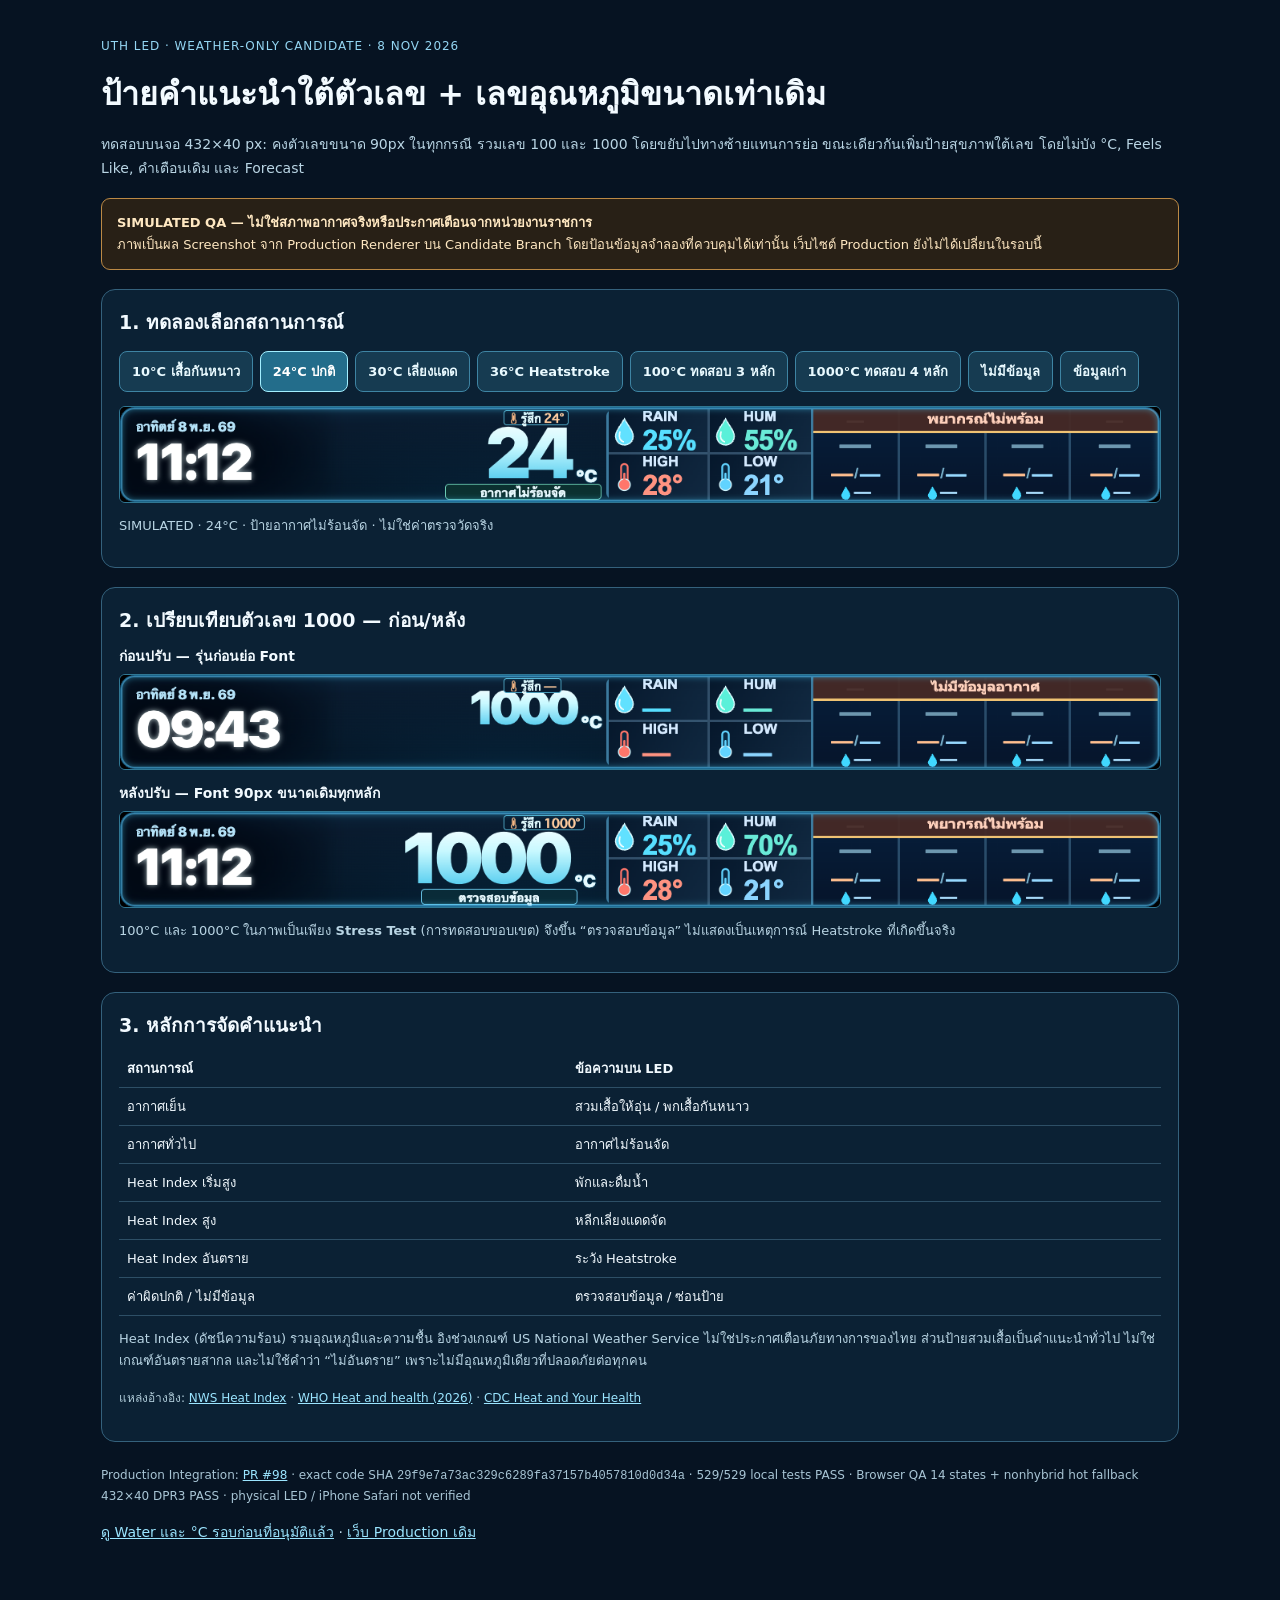
<file: weather-advice-review-20261108/index.html>
<!doctype html>
<html lang="th"><head><meta charset="utf-8"><meta name="viewport" content="width=device-width,initial-scale=1">
<title>UTH LED | Weather Health Advice and no-shrink temperature · 2026-11-08</title>
<style>
:root{color-scheme:dark;font-family:Inter,"Noto Sans Thai",system-ui,sans-serif}
*{box-sizing:border-box}body{margin:0;background:#061322;color:#f2faff}
main{margin:auto;max-width:1110px;padding:24px 16px 55px}
h1{font-size:clamp(22px,4vw,32px);margin:5px 0 10px}
h2{font-size:19px;margin:0 0 10px}h3{font-size:14px;margin:0 0 7px}
p{font-size:14px;line-height:1.7;color:#b9d5e4}
small{font-size:12px;line-height:1.6;color:#afcbd8}
.meta{font-size:12px;letter-spacing:.08em;color:#94d6f3}
.notice{padding:13px 15px;border-radius:9px;background:#282016;border:1px solid #bb8945;color:#ffe8c2;font-size:13px;line-height:1.7;margin:17px 0}
.section{margin:19px 0;padding:17px;border:1px solid #34617c;background:#0b2134;border-radius:14px}
.led{display:block;width:100%;height:auto;aspect-ratio:10.8;background:#020a13;border:1px solid #307793;border-radius:6px}
.controls{display:flex;flex-wrap:wrap;gap:7px;margin:14px 0}
button{font:750 13px Inter,"Noto Sans Thai",system-ui,sans-serif;color:#e9faff;background:#163b51;border:1px solid #3e84a3;border-radius:8px;cursor:pointer;padding:9px 12px}
button[aria-pressed=true]{background:#236d8b;color:#fff;border-color:#a3efff}
button:focus-visible,a:focus-visible{outline:2px solid #ffe4a0;outline-offset:3px}
a{color:#9be5ff}
.compare{display:grid;grid-template-columns:1fr;gap:12px}
.note{color:#b9d5e4;font-size:13px;margin-top:12px}
table{border-collapse:collapse;width:100%;font-size:13px;margin:10px 0}
td,th{padding:8px;border-bottom:1px solid #2d4f66;text-align:left}
footer{font-size:12px;color:#a8c5d5;margin-top:23px;line-height:1.7}
@media(max-width:520px){main{padding:16px 9px 35px}.section{padding:11px}.controls{gap:5px}button{padding:8px 10px}}
</style></head>
<body><main>
<p class="meta">UTH LED · WEATHER-ONLY CANDIDATE · 8 NOV 2026</p>
<h1>ป้ายคำแนะนำใต้ตัวเลข + เลขอุณหภูมิขนาดเท่าเดิม</h1>
<p>ทดสอบบนจอ 432×40 px: คงตัวเลขขนาด 90px ในทุกกรณี รวมเลข 100 และ 1000 โดยขยับไปทางซ้ายแทนการย่อ ขณะเดียวกันเพิ่มป้ายสุขภาพใต้เลข โดยไม่บัง °C, Feels Like, คำเตือนเดิม และ Forecast</p>
<div class="notice"><strong>SIMULATED QA — ไม่ใช่สภาพอากาศจริงหรือประกาศเตือนจากหน่วยงานราชการ</strong>
<div>ภาพเป็นผล Screenshot จาก Production Renderer บน Candidate Branch โดยป้อนข้อมูลจำลองที่ควบคุมได้เท่านั้น เว็บไซต์ Production ยังไม่ได้เปลี่ยนในรอบนี้</div></div>
<section class="section"><h2>1. ทดลองเลือกสถานการณ์</h2>
<div class="controls" role="group" aria-label="เลือกตัวอย่างสภาพอากาศจำลอง">
<button data-case="cold" aria-pressed="false">10°C เสื้อกันหนาว</button>
<button data-case="mild" aria-pressed="true">24°C ปกติ</button>
<button data-case="sun" aria-pressed="false">30°C เลี่ยงแดด</button>
<button data-case="heat" aria-pressed="false">36°C Heatstroke</button>
<button data-case="triple" aria-pressed="false">100°C ทดสอบ 3 หลัก</button>
<button data-case="quad" aria-pressed="false">1000°C ทดสอบ 4 หลัก</button>
<button data-case="missing" aria-pressed="false">ไม่มีข้อมูล</button>
<button data-case="historical" aria-pressed="false">ข้อมูลเก่า</button>
</div>
<img class="led" id="candidate" src="weather-mild-432x40.png" width="1296" height="120" alt="ภาพจำลอง Weather 24°C พร้อมป้ายอากาศไม่ร้อนจัด">
<p class="note" id="case-label" aria-live="polite">SIMULATED · 24°C · ป้ายอากาศไม่ร้อนจัด · ไม่ใช่ค่าตรวจวัดจริง</p>
</section>
<section class="section"><h2>2. เปรียบเทียบตัวเลข 1000 — ก่อน/หลัง</h2>
<div class="compare">
<div><h3>ก่อนปรับ — รุ่นก่อนย่อ Font</h3><img class="led" src="../weather-water-review-20261108/weather-1000-432x40.png" width="1296" height="120" alt="ภาพทดสอบรุ่นก่อน ตัวเลข 1000 ถูกย่อขนาด"></div>
<div><h3>หลังปรับ — Font 90px ขนาดเดิมทุกหลัก</h3><img class="led" src="weather-quad-432x40.png" width="1296" height="120" alt="ภาพทดสอบรุ่นใหม่ ตัวเลข 1000 ขนาด 90px และเลื่อนซ้ายแทนย่อ พร้อมป้ายตรวจสอบข้อมูล"></div>
</div>
<p class="note">100°C และ 1000°C ในภาพเป็นเพียง <strong>Stress Test</strong> (การทดสอบขอบเขต) จึงขึ้น “ตรวจสอบข้อมูล” ไม่แสดงเป็นเหตุการณ์ Heatstroke ที่เกิดขึ้นจริง</p>
</section>
<section class="section"><h2>3. หลักการจัดคำแนะนำ</h2>
<table><thead><tr><th>สถานการณ์</th><th>ข้อความบน LED</th></tr></thead>
<tbody>
<tr><td>อากาศเย็น</td><td>สวมเสื้อให้อุ่น / พกเสื้อกันหนาว</td></tr>
<tr><td>อากาศทั่วไป</td><td>อากาศไม่ร้อนจัด</td></tr>
<tr><td>Heat Index เริ่มสูง</td><td>พักและดื่มน้ำ</td></tr>
<tr><td>Heat Index สูง</td><td>หลีกเลี่ยงแดดจัด</td></tr>
<tr><td>Heat Index อันตราย</td><td>ระวัง Heatstroke</td></tr>
<tr><td>ค่าผิดปกติ / ไม่มีข้อมูล</td><td>ตรวจสอบข้อมูล / ซ่อนป้าย</td></tr>
</tbody></table>
<p class="note">Heat Index (ดัชนีความร้อน) รวมอุณหภูมิและความชื้น อิงช่วงเกณฑ์ US National Weather Service ไม่ใช่ประกาศเตือนภัยทางการของไทย ส่วนป้ายสวมเสื้อเป็นคำแนะนำทั่วไป ไม่ใช่เกณฑ์อันตรายสากล และไม่ใช้คำว่า “ไม่อันตราย” เพราะไม่มีอุณหภูมิเดียวที่ปลอดภัยต่อทุกคน</p>
<p><small>แหล่งอ้างอิง: <a href="https://www.weather.gov/ama/heatindex">NWS Heat Index</a> · <a href="https://www.who.int/en/news-room/fact-sheets/detail/climate-change-heat-and-health">WHO Heat and health (2026)</a> · <a href="https://www.cdc.gov/heat-health/about/index.html">CDC Heat and Your Health</a></small></p>
</section>
<footer>Production Integration: <a href="https://github.com/aase7en/webapp-widget/pull/98">PR #98</a> · exact code SHA <code>29f9e7a73ac329c6289fa37157b4057810d0d34a</code> · 529/529 local tests PASS · Browser QA 14 states + nonhybrid hot fallback 432×40 DPR3 PASS · physical LED / iPhone Safari not verified
<p><a href="../weather-water-review-20261108/">ดู Water และ °C รอบก่อนที่อนุมัติแล้ว</a> · <a href="https://aase7en.github.io/webapp-widget/">เว็บ Production เดิม</a></p></footer>
</main>
<script>"use strict";
const samples={cold:"10°C · สวมเสื้อให้อุ่น",mild:"24°C · อากาศไม่ร้อนจัด",sun:"30°C · หลีกเลี่ยงแดดจัด",heat:"36°C · ระวัง Heatstroke",triple:"100°C · ตรวจสอบข้อมูล",quad:"1000°C · ตรวจสอบข้อมูล",missing:"ไม่มีข้อมูล · ไม่แสดงคำแนะนำสุขภาพ",historical:"ข้อมูลเก่า · ไม่แสดงคำแนะนำสุขภาพ"};
document.querySelectorAll("button[data-case]").forEach(button=>button.addEventListener("click",()=>{
const key=button.dataset.case;if(!Object.prototype.hasOwnProperty.call(samples,key))return;
document.querySelectorAll("button[data-case]").forEach(x=>x.setAttribute("aria-pressed",String(x===button)));
document.getElementById("candidate").src="weather-"+key+"-432x40.png";
document.getElementById("candidate").alt="SIMULATED UTH LED Weather sample: "+samples[key];
document.getElementById("case-label").textContent="SIMULATED · "+samples[key]+" · ไม่ใช่ข้อมูลตรวจวัดปัจจุบัน";
}));
</script></body></html>
</file>
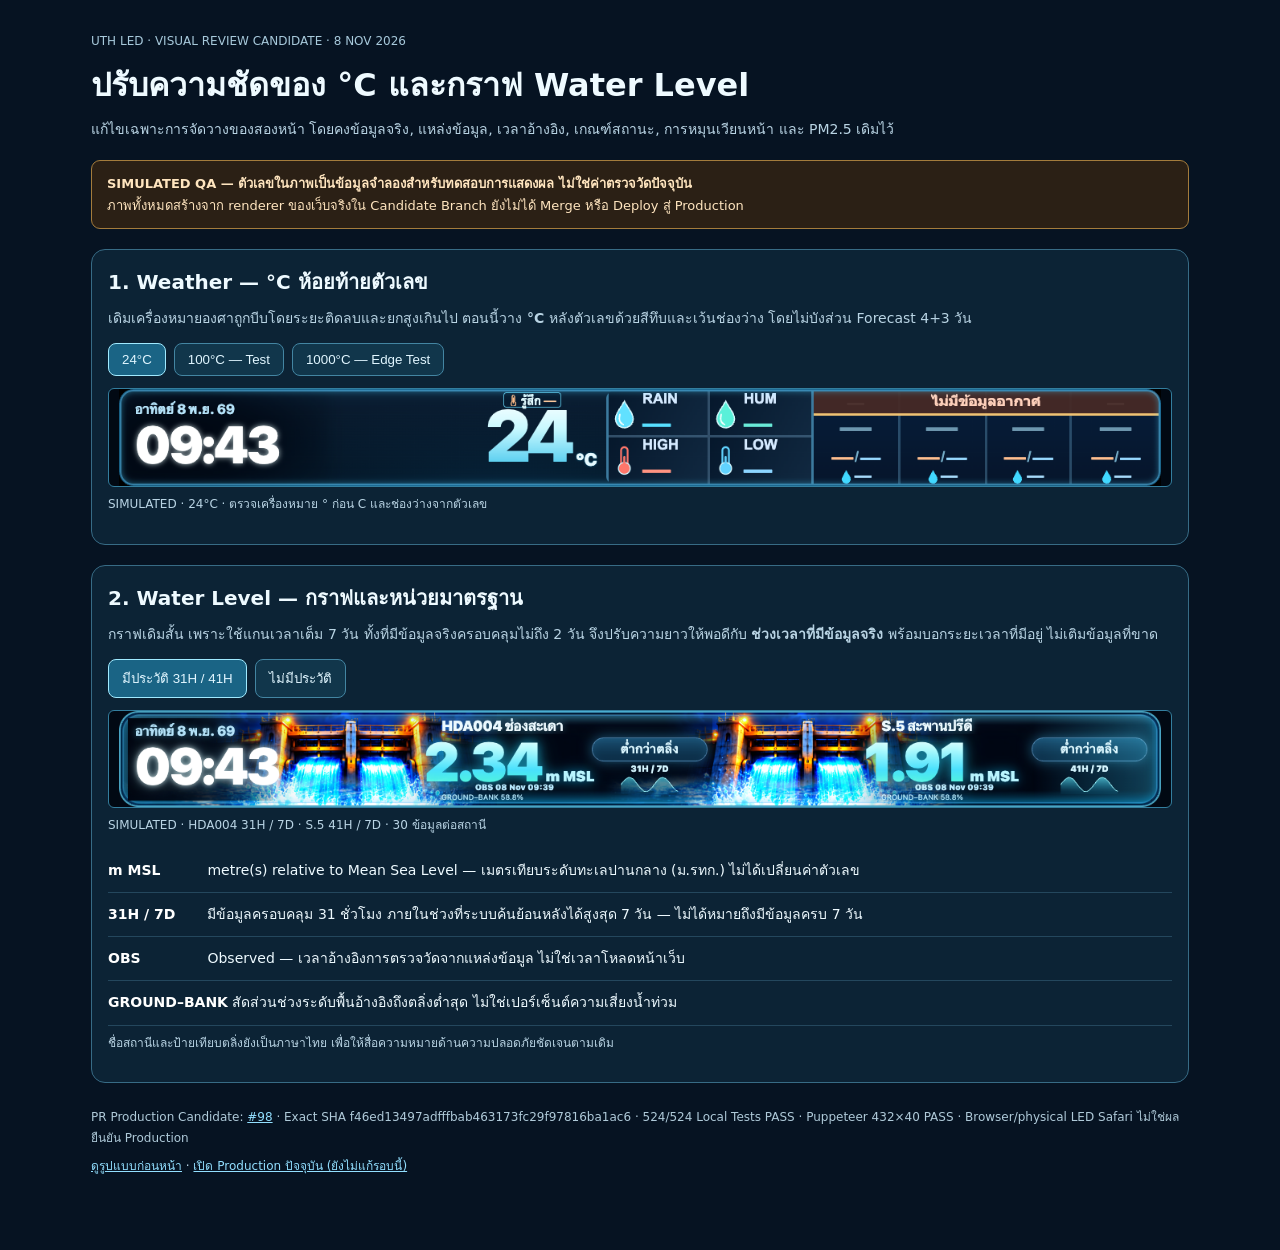
<file: weather-water-review-20261108/index.html>
<!doctype html>
<html lang="th"><head><meta charset="utf-8"><meta name="viewport" content="width=device-width,initial-scale=1">
<meta name="color-scheme" content="dark"><title>UTH LED — Weather °C and Water 7D review · 08 Nov 2026</title>
<style>
:root{color-scheme:dark;font:14px/1.65 Inter,"Noto Sans Thai",system-ui,sans-serif}
*{box-sizing:border-box}body{margin:0;background:#061322;color:#eefaff}
main{max-width:1130px;margin:auto;padding:24px 16px 60px}
h1{font-size:clamp(22px,3.8vw,32px);line-height:1.3;margin:3px 0 12px}h2{font-size:20px;margin:0 0 7px}
p{color:#b9d4e4;margin:8px 0 13px}h3{font-size:15px;margin:9px 0 6px}
.sub{font-size:12px;color:#a7c9db}.notice{padding:12px 15px;margin:19px 0;border:1px solid #a47c3c;border-radius:9px;background:#2b2015;color:#ffe5bf;font-size:13px}
.panel{margin:20px 0;padding:16px;border:1px solid #376b85;border-radius:14px;background:#0c2335}
.led{display:block;width:100%;height:auto;aspect-ratio:10.8;object-fit:contain;border:1px solid #337e9e;border-radius:6px;background:#010913}
.buttons{display:flex;flex-wrap:wrap;gap:8px;margin:12px 0}
button{padding:8px 13px;border-radius:8px;border:1px solid #4385a2;background:#11364b;color:#e1f6ff;cursor:pointer;font:700 13px inherit}
button[aria-pressed=true]{background:#1a6485;border-color:#a0eaff}
a{color:#92dfff}a:focus-visible,button:focus-visible{outline:2px solid #ffda92;outline-offset:3px}
.mini{font-size:12px;color:#b9d4e4}
.key{display:inline-block;min-width:95px;color:#fff;font-weight:800}
.note{padding:10px 0;border-bottom:1px solid #24475d}
footer{margin-top:24px;color:#afcad9;font-size:12px;line-height:1.7}
@media(max-width:520px){main{padding:15px 9px 38px}.panel{padding:10px}.notice{padding:10px}}
</style></head><body><main>
<p class="sub">UTH LED · VISUAL REVIEW CANDIDATE · 8 NOV 2026</p>
<h1>ปรับความชัดของ °C และกราฟ Water Level</h1>
<p>แก้ไขเฉพาะการจัดวางของสองหน้า โดยคงข้อมูลจริง, แหล่งข้อมูล, เวลาอ้างอิง, เกณฑ์สถานะ, การหมุนเวียนหน้า และ PM2.5 เดิมไว้</p>
<div class="notice"><strong>SIMULATED QA — ตัวเลขในภาพเป็นข้อมูลจำลองสำหรับทดสอบการแสดงผล ไม่ใช่ค่าตรวจวัดปัจจุบัน</strong><div>ภาพทั้งหมดสร้างจาก renderer ของเว็บจริงใน Candidate Branch ยังไม่ได้ Merge หรือ Deploy สู่ Production</div></div>
<section class="panel">
<h2>1. Weather — °C ห้อยท้ายตัวเลข</h2>
<p>เดิมเครื่องหมายองศาถูกบีบโดยระยะติดลบและยกสูงเกินไป ตอนนี้วาง <strong>°C</strong> หลังตัวเลขด้วยสีทึบและเว้นช่องว่าง โดยไม่บังส่วน Forecast 4+3 วัน</p>
<div class="buttons" role="group" aria-label="เลือกตัวเลขอุณหภูมิจำลอง">
<button type="button" data-w="24" aria-pressed="true">24°C</button>
<button type="button" data-w="100" aria-pressed="false">100°C — Test</button>
<button type="button" data-w="1000" aria-pressed="false">1000°C — Edge Test</button>
</div>
<img id="weather" class="led" src="weather-24-432x40.png" alt="ภาพจำลอง Weather 24 องศาเซลเซียส โดยเห็นสัญลักษณ์องศาต่อท้าย" width="1296" height="120">
<p id="weather-label" class="mini" aria-live="polite">SIMULATED · 24°C · ตรวจเครื่องหมาย ° ก่อน C และช่องว่างจากตัวเลข</p>
</section>
<section class="panel">
<h2>2. Water Level — กราฟและหน่วยมาตรฐาน</h2>
<p>กราฟเดิมสั้น เพราะใช้แกนเวลาเต็ม 7 วัน ทั้งที่มีข้อมูลจริงครอบคลุมไม่ถึง 2 วัน จึงปรับความยาวให้พอดีกับ <strong>ช่วงเวลาที่มีข้อมูลจริง</strong> พร้อมบอกระยะเวลาที่มีอยู่ ไม่เติมข้อมูลที่ขาด</p>
<div class="buttons" role="group" aria-label="เลือกสถานะประวัติระดับน้ำจำลอง">
<button type="button" data-water="history" aria-pressed="true">มีประวัติ 31H / 41H</button>
<button type="button" data-water="missing" aria-pressed="false">ไม่มีประวัติ</button>
</div>
<img id="water" class="led" src="water-31h-41h-432x40.png" alt="ภาพจำลอง Water Level สองสถานี มีกราฟที่แสดงข้อมูล 31 ชั่วโมง และ 41 ชั่วโมงในช่วงย้อนหลังเจ็ดวัน" width="1296" height="120">
<p id="water-label" class="mini" aria-live="polite">SIMULATED · HDA004 31H / 7D · S.5 41H / 7D · 30 ข้อมูลต่อสถานี</p>
<div class="note"><span class="key">m MSL</span> metre(s) relative to Mean Sea Level — เมตรเทียบระดับทะเลปานกลาง (ม.รทก.) ไม่ได้เปลี่ยนค่าตัวเลข</div>
<div class="note"><span class="key">31H / 7D</span> มีข้อมูลครอบคลุม 31 ชั่วโมง ภายในช่วงที่ระบบค้นย้อนหลังได้สูงสุด 7 วัน — ไม่ได้หมายถึงมีข้อมูลครบ 7 วัน</div>
<div class="note"><span class="key">OBS</span> Observed — เวลาอ้างอิงการตรวจวัดจากแหล่งข้อมูล ไม่ใช่เวลาโหลดหน้าเว็บ</div>
<div class="note"><span class="key">GROUND–BANK</span> สัดส่วนช่วงระดับพื้นอ้างอิงถึงตลิ่งต่ำสุด ไม่ใช่เปอร์เซ็นต์ความเสี่ยงน้ำท่วม</div>
<p class="mini">ชื่อสถานีและป้ายเทียบตลิ่งยังเป็นภาษาไทย เพื่อให้สื่อความหมายด้านความปลอดภัยชัดเจนตามเดิม</p>
</section>
<footer>
PR Production Candidate: <a href="https://github.com/aase7en/webapp-widget/pull/98">#98</a> · Exact SHA f46ed13497adfffbab463173fc29f97816ba1ac6 · 524/524 Local Tests PASS · Puppeteer 432×40 PASS · Browser/physical LED Safari ไม่ใช่ผลยืนยัน Production
<p><a href="../owner-review-20261107/">ดูรูปแบบก่อนหน้า</a> · <a href="https://aase7en.github.io/webapp-widget/">เปิด Production ปัจจุบัน (ยังไม่แก้รอบนี้)</a></p>
</footer>
</main><script>
"use strict";
const weatherLabel={24:"24°C",100:"100°C",1000:"1000°C"};
document.querySelectorAll("[data-w]").forEach(b=>b.addEventListener("click",()=>{
 const v=b.dataset.w;if(!Object.prototype.hasOwnProperty.call(weatherLabel,v))return;
 document.querySelectorAll("[data-w]").forEach(x=>x.setAttribute("aria-pressed",String(x===b)));
 document.getElementById("weather").src="weather-"+v+"-432x40.png";
 document.getElementById("weather").alt="SIMULATED Weather with clearly visible temperature "+weatherLabel[v];
 document.getElementById("weather-label").textContent="SIMULATED · "+weatherLabel[v]+" · QA only, not an actual weather reading";
}));
document.querySelectorAll("[data-water]").forEach(b=>b.addEventListener("click",()=>{
 const v=b.dataset.water;if(v!=="history"&&v!=="missing")return;
 document.querySelectorAll("[data-water]").forEach(x=>x.setAttribute("aria-pressed",String(x===b)));
 document.getElementById("water").src=v==="history"?"water-31h-41h-432x40.png":"water-no-history-432x40.png";
 document.getElementById("water").alt=v==="history"?"SIMULATED two water station trends with honest 31H and 41H coverage":"SIMULATED two water stations with NO DATA explicitly shown for missing history";
 document.getElementById("water-label").textContent=v==="history"?"SIMULATED · HDA004 31H / 7D · S.5 41H / 7D · 30 sample points each":"SIMULATED · 7D HISTORY / NO DATA · no fabricated water trend";
}));
</script></body></html>
</file>
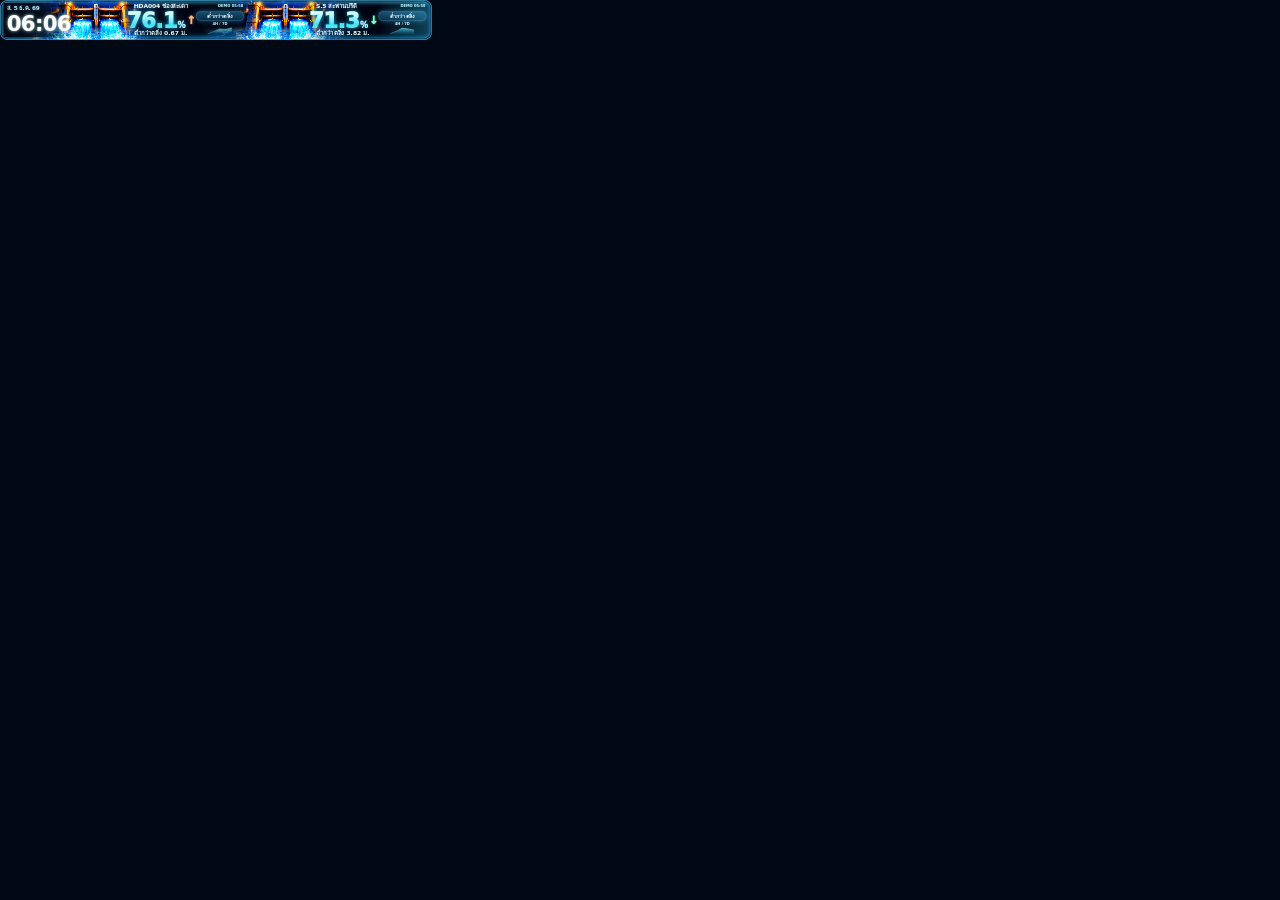
<file: water-bank-original-style-20261121/led.html>
<!doctype html>
<html lang="th"><head><meta charset="utf-8"><meta name="viewport" content="width=device-width,initial-scale=1">
<meta name="color-scheme" content="dark"><link rel="icon" href="data:,"><title>DEMO · Water Level (ต้นฉบับ + ตัวเลขใหม่)</title>
<link rel="stylesheet" href="./water-core.css"><link rel="stylesheet" href="./water-preview-overrides.css">
</head><body><main aria-label="ระดับน้ำสองสถานีอ้างอิงจาก ThaiWater/HII ข้อมูลล่าสุดที่มีพร้อมเวลาที่ตรวจวัดจริง">
      <div class="widget v3">
        <div class="glass-card clock">
          <div class="date" id="clockDate">—</div>
          <div class="time" id="clockTime">--:--</div>
        </div>

        <div class="glass-card station" id="stationA"></div>
        <div class="glass-card station" id="stationB"></div>
        <canvas class="foam-front" width="1290" height="29" aria-hidden="true"></canvas>
      </div>
</main>
<div id="water-data-status" role="status" aria-live="polite" style="position:absolute;left:-10000px">รอข้อมูลสถานีอ้างอิง</div>

<script src="./fixture-api.js"></script>
<script src="./water-preview-renderer.js"></script>
</body></html>
</file>
<file: style.css>
:root{font-family:system-ui,-apple-system,"Segoe UI",Tahoma,sans-serif;color:#edf5fb;background:#08121d;font-synthesis:none}
*{box-sizing:border-box}body{margin:0;min-width:320px;background:radial-gradient(circle at 74% 0%,#172b3a 0%,#08121d 48%,#060e17 100%);min-height:100vh}
button,select,input{font:inherit}button{cursor:pointer}button:focus-visible,select:focus-visible,input:focus-visible,.zoom-viewport:focus-visible{outline:3px solid #6dd7e8;outline-offset:3px}
.shell{max-width:1180px;margin:auto;padding:30px clamp(15px,4vw,45px) 35px}.page-head{margin-bottom:25px}.eyebrow,.kicker{color:#62cddd;font-size:11px;font-weight:850;letter-spacing:.15em;margin:0 0 10px}
h1{font-size:clamp(26px,3.6vw,43px);line-height:1.13;letter-spacing:-.04em;margin:0 0 11px}h1 em{color:#8de1f0;font-style:normal}h2{font-size:19px;letter-spacing:-.025em;margin:0}.intro{color:#a8bccb;line-height:1.75;max-width:750px;margin:0 0 16px;font-size:14px}
.notice{display:flex;align-items:center;flex-wrap:wrap;gap:8px 15px;padding:10px 13px;border:1px solid #6d5534;border-radius:10px;background:#2d2419;color:#e6d7ba;font-size:12px}.notice strong{color:#ffd28a;letter-spacing:.06em}
.control-panel,.screen-panel,.inspector-panel,.details{border:1px solid #253948;border-radius:17px;background:linear-gradient(160deg,#102130,#0b1926);box-shadow:0 12px 40px #0002;margin:15px 0;padding:20px}
.control-panel{display:flex;flex-wrap:wrap;justify-content:space-between;gap:17px}.control-label,.control-right label{font-size:12px;color:#9bb8c9;font-weight:700}.control-left{display:flex;flex-direction:column;gap:8px}.segmented{background:#07131f;border:1px solid #345364;border-radius:10px;padding:4px;display:flex;flex-wrap:wrap;gap:5px}
.segmented button{color:#c3d5df;border:0;border-radius:7px;background:transparent;padding:10px 16px;font-size:13px;font-weight:650;min-height:42px}.segmented button.selected{background:#167e91;color:white;box-shadow:0 3px 14px #128ca240}.segmented b{display:inline-grid;place-items:center;border:1px solid currentColor;border-radius:4px;width:19px;height:19px;margin-right:6px}
.control-right{display:flex;align-items:center;gap:10px;flex-wrap:wrap}select{padding:10px 27px 10px 12px;background:#122b3b;color:#e3f4f9;border:1px solid #375267;border-radius:8px;min-height:42px;font-size:13px}
.panel-heading{display:flex;align-items:center;justify-content:space-between;flex-wrap:wrap;gap:12px;margin-bottom:18px}.panel-heading .kicker{margin-bottom:5px}.size-token{color:#8edee8;font-weight:800;font-size:11px;border:1px solid #306476;border-radius:50px;padding:6px 10px;white-space:nowrap}
.stage-scroll{overflow-x:auto;padding:12px 0 16px;max-width:100%;scrollbar-color:#436c7d transparent}.screen-footer{display:flex;gap:15px;justify-content:space-between;align-items:center;flex-wrap:wrap;font-size:12px;color:#829daa}.dot{display:inline-block;background:#64d6c5;width:7px;height:7px;border-radius:100%;vertical-align:middle}.page-status{color:#87d7e4;font-weight:700}
.led-stage{width:432px;height:40px;display:flex;background:#050e1c;color:white;overflow:hidden;position:relative;white-space:nowrap;font-family:"Arial","Tahoma",system-ui,sans-serif;font-variant-numeric:tabular-nums;font-size:10px;isolation:isolate;border:1px solid #385e76;border-radius:3px;line-height:1}
.led-stage::after{content:"";position:absolute;inset:0;box-shadow:inset 0 0 11px #16415b50;pointer-events:none}
.today-block{width:121px;min-width:121px;height:38px;display:flex;align-items:stretch;border-right:1px solid #386780;background:#102336}
.today-main{width:42px;flex:0 0 42px;display:flex;align-items:center;justify-content:center;flex-direction:column;border-right:1px solid #2d4d66;gap:0}
.today-tag{font-size:7px;color:#efc481;font-weight:900;letter-spacing:-.01em}.today-temp{font-size:23px;line-height:25px;font-weight:950;letter-spacing:-.06em;color:#e3fcff;font-family:Arial,Tahoma,sans-serif}
.today-metrics{display:grid;grid-template-columns:repeat(2,minmax(0,1fr));grid-template-rows:repeat(2,1fr);width:78px}
.metric{display:flex;flex-direction:column;justify-content:center;align-items:center;gap:0;border-bottom:1px solid #25435a;min-width:0;overflow:hidden}
.metric:nth-child(n+3){border-bottom:0}.metric-label{font-size:6.5px;line-height:7px;color:#c0d4e0;font-weight:800}.metric-value{font-family:Arial,Tahoma,sans-serif;line-height:11px;font-size:10.5px;color:#f6f9ff;font-weight:950;letter-spacing:-.035em}
.metric[data-kind="rain"] .metric-value{color:#90e6ff}.metric[data-kind="high"] .metric-value{color:#ffc59a}.metric[data-kind="low"] .metric-value{color:#9ce1ff}
.forecast-grid{flex:1;min-width:0;display:grid;height:38px;grid-template-columns:repeat(var(--columns),minmax(0,1fr))}
.day-cell{display:flex;flex-direction:column;align-items:center;justify-content:center;gap:0;min-width:0;overflow:hidden;border-right:1px solid #274255}
.day-cell:last-child{border-right:0}.day-cell:nth-child(2n){background:#0d2032}.day-name{color:#b3d5e6;font-weight:900;font-size:8.5px;line-height:10px}.day-temps{display:flex;align-items:center;justify-content:center;gap:2px;white-space:nowrap;height:14px;font-size:10.3px;font-weight:950;letter-spacing:-.055em;font-family:Arial,Tahoma,sans-serif}
.day-high{color:#ffc395}.day-low{color:#9ad9ff}.day-divider{color:#6b9aae;font-size:.8em}.day-rain{font-size:10.5px;line-height:12px;font-weight:950;color:#88e5ff;font-family:Arial,Tahoma,sans-serif}.rain-icon{color:#54bcd6;font-size:7px;margin-right:2px}
.led-stage.mode-b .day-name{font-size:10px;line-height:10px}.led-stage.mode-b .day-temps{font-size:14.3px;height:16px;line-height:16px;gap:3px}.led-stage.mode-b .day-rain{font-size:13px;line-height:12px}.led-stage.mode-b .rain-icon{font-size:8px}.led-stage.mode-b .day-cell{gap:0}
.zoom-controls{display:flex;align-items:center;gap:13px;color:#a7c9d8;font-size:13px;font-weight:750}.zoom-controls label{white-space:nowrap}.zoom-controls input{width:125px;accent-color:#5fd7ed}.zoom-controls output{color:#adf3fc}
.zoom-viewport{overflow:auto;max-width:100%;border-radius:10px;background:repeating-linear-gradient(45deg,#091520,#091520 12px,#0e1c2b 12px,#0e1c2b 24px);padding:16px;scrollbar-color:#426c7d #0c1d2b}
.zoom-frame{width:1728px;height:160px;position:relative}.zoom-frame .led-stage{position:absolute;left:0;top:0;transform:scale(var(--zoom,4));transform-origin:top left}
.transport{display:flex;flex-wrap:wrap;align-items:center;gap:8px;margin-top:14px}.secondary{border:1px solid #3c5d70;background:#122d3e;color:#def2fa;padding:9px 12px;border-radius:8px;font-size:12px;font-weight:750;min-height:39px}.secondary:disabled{cursor:not-allowed;opacity:.38}.transport-note{font-size:12px;color:#91b3c2;margin-left:7px}
.detail-note{font-size:13px;color:#9db3c0;margin:8px 0 15px}.table-scroll{overflow-x:auto}table{width:100%;border-collapse:collapse;font-size:13px}thead{background:#183447;color:#a7d6e5}th,td{padding:10px 12px;text-align:left;border-bottom:1px solid #28404f;white-space:nowrap}tbody tr:nth-child(even){background:#102738}tbody td:first-child{font-weight:800}
.provenance{display:grid;grid-template-columns:repeat(2,minmax(0,1fr));gap:10px;margin-top:16px}.provenance>div{background:#0a1825;border:1px solid #223f50;border-radius:9px;padding:10px;display:flex;flex-direction:column;gap:6px;min-width:0}.provenance span{font-size:11px;color:#8ab0c1}.provenance strong{font-size:12px;overflow-wrap:anywhere;color:#e0edf2}.site-footer{font-size:11px;color:#8199a8;padding:14px 2px;text-align:center}.sr-only{position:absolute;width:1px;height:1px;padding:0;margin:-1px;overflow:hidden;clip:rect(0,0,0,0);white-space:nowrap;border:0}
@media(max-width:660px){.shell{padding:19px 12px}.control-panel,.screen-panel,.inspector-panel,.details{padding:14px;border-radius:12px}.segmented button{flex:1;padding:9px 11px}.control-right{gap:7px}.control-right label{width:100%;margin-top:3px}select{flex:1;min-width:125px}.provenance{grid-template-columns:1fr}.zoom-viewport{padding:12px}.transport-note{width:100%;margin:6px 0 0}.size-token{font-size:10px}}
@media(prefers-reduced-motion:reduce){*,*::before,*::after{transition:none!important;animation:none!important;scroll-behavior:auto!important}}
/* Weather luxury visual restoration — scoped to isolated demo; never production.
   Original assets are copied without re-encoding from v2/weather-assets. */
.led-stage{background:linear-gradient(155deg,#061b2b 0%,#0a1f35 58%,#050d1a 100%);border-color:#4ca5c5;box-shadow:inset 0 0 8px #42aade44}
.today-block{position:relative;isolation:isolate;background:#061b2c}
.today-scene{position:absolute;inset:0;width:121px;height:38px;object-fit:cover;object-position:50% 50%;opacity:.58;filter:saturate(1.2);-webkit-mask-image:linear-gradient(90deg,#000 0%,#000 32%,transparent 100%);mask-image:linear-gradient(90deg,#000 0%,#000 32%,transparent 100%);z-index:0}
.today-block::after{content:"";position:absolute;inset:0;z-index:1;pointer-events:none;background:linear-gradient(90deg,#06162666,#091c29b5 40%,#081727ee 100%)}
.today-main,.today-metrics{position:relative;z-index:2}
.today-main{justify-content:flex-end;align-items:flex-start;padding:0 0 1px 2px}
.today-tag{position:absolute;top:2px;left:2px;z-index:4;color:#ffe0a0;font-size:6.5px;text-shadow:0 1px 3px #07121e}
.today-temp{position:relative;z-index:3;font-size:22px;line-height:23px;color:#e8fcff;text-shadow:0 1px 4px #001222,0 0 7px #0a587f}
.today-animation,.today-poster{position:absolute;right:-2px;top:-7px;width:32px;height:32px;object-fit:contain;z-index:2;filter:drop-shadow(0 1px 2px #0006)}
.today-poster{display:none}
.today-metrics{background:linear-gradient(90deg,#0b1c2cbf,#0a2131e8)}
.metric-label{display:flex;align-items:center;justify-content:center;height:9px;line-height:9px}
.metric-symbol{display:block;width:9px;height:9px;fill:currentColor}
.metric[data-kind="rain"] .metric-symbol{color:#55dcff}
.metric[data-kind="humidity"] .metric-symbol{color:#84e5c5}
.metric[data-kind="high"] .metric-symbol{color:#ffb27a}
.metric[data-kind="low"] .metric-symbol{color:#94dbff}
.metric-value{text-shadow:0 1px 2px #000b}
.forecast-grid{position:relative;background:radial-gradient(ellipse at 45% 0%,#17415b72,transparent 86%),linear-gradient(180deg,#081f32,#071528)}
.day-cell{position:relative;z-index:1;background:#09213866;border-right-color:#36708c70}
.day-cell:nth-child(2n){background:#1530477a}
.day-rain{display:flex;justify-content:center;align-items:center;white-space:nowrap;gap:1px}
.day-rain .metric-symbol{width:7px;height:7px;min-width:7px;color:#65bde9}
.mode-b .day-rain .metric-symbol{width:8px;height:8px;min-width:8px}
.mini-trend{position:absolute;left:5px;bottom:3px;width:calc(100% - 10px);height:13px;opacity:.19;pointer-events:none;z-index:0;overflow:visible}
.mini-trend path{fill:none;stroke:#80e6fa;stroke-width:2;vector-effect:non-scaling-stroke;stroke-linejoin:round;stroke-linecap:round}
.fx-toggle{font-size:12px;white-space:nowrap}
.fx-toggle[aria-pressed="true"]{color:#b2eaf6;border-color:#368ca1;background:#123e50}
.effects-off .today-scene,.effects-off .today-animation,.effects-off .today-poster,.effects-off .mini-trend{display:none}
.effects-off .today-block{background:#102336}
@media(prefers-reduced-motion:reduce){.today-animation{display:none}.today-poster{display:block}.effects-off .today-poster{display:none}}

/* The original live Production Weather 1296x120 board is rendered INSIDE each
   .led-stage shadow root at native scale(1/3). This host has no new skin. */
.led-stage{display:block!important;position:relative!important;flex:none!important;border:0!important;border-radius:0!important;background:#020917!important;box-shadow:none!important;overflow:hidden!important;isolation:isolate!important}
.led-stage::after{display:none!important}
</file>
<file: water-bank-clarity-20261121/style.css>
:root{color-scheme:dark;--bg:#050c19;--panel:#0c1d31;--glass:#102f49;--line:#41bae8;--text:#e8f8ff;--muted:#a3c5d8;--sky:#72e8ff}
*{box-sizing:border-box}
html{scroll-behavior:smooth}
body{margin:0;background:radial-gradient(ellipse at 50% -25%,#19466c,#071426 54%,#030813);color:var(--text);font:14px/1.5 system-ui,-apple-system,"Segoe UI",sans-serif}
.page{max-width:1390px;margin:0 auto;padding:38px 24px 48px}
.mast .eyebrow{font:700 11px/1.5 system-ui;letter-spacing:2.2px;color:#72dff1}
.demo-dot,.legend-dot{width:8px;height:8px;border-radius:50%;background:#68f0d2;display:inline-block;margin-right:8px;box-shadow:0 0 12px #68f0d2b0}
.mast h1{font-size:clamp(25px,4vw,41px);line-height:1.16;margin:12px 0}
.mast h1 span{font-weight:500;color:#91cfe8;font-size:.55em;vertical-align:middle;white-space:nowrap}
.mast p{color:#b5d1e1;margin:0 0 20px;max-width:850px}
.disclaimer{background:#10314c;border:1px solid #3b92ba;color:#e4f7ff;padding:11px 14px;border-radius:12px;margin:14px 0 20px}
.disclaimer strong{color:#9dfce4}
.controls{display:flex;align-items:end;flex-wrap:wrap;gap:12px;margin-bottom:18px}
.control{display:flex;flex-direction:column;gap:5px;color:#d9f5ff;font-weight:650;font-size:12px}
.control label,.control-label{font-size:11px;letter-spacing:.2px;color:#95c9df}
select{appearance:auto;color:#eaf9ff;background:#0d2a42;border:1px solid #3f7896;border-radius:10px;min-height:37px;padding:8px 12px;font:600 13px system-ui;max-width:100%}
.toggles{display:flex;background:#0c2740;padding:3px;border-radius:11px;border:1px solid #345770}
button{font:600 12px system-ui;cursor:pointer;background:transparent;border:0;color:#b6d8ea;border-radius:8px;padding:7px 10px;min-height:30px}
button.selected{background:linear-gradient(180deg,#34a8d7,#16739c);color:#fff;box-shadow:0 0 12px #28bdff57}
button:focus-visible,select:focus-visible,.scroller:focus-visible{outline:2px solid #fff;outline-offset:3px}
.preview{background:linear-gradient(165deg,#0a243e,#050e1b);padding:16px 15px 12px;border-radius:18px;border:1px solid #27536f;box-shadow:0 18px 70px #0008,0 0 30px #14446f36 inset}
.preview-label,.preview-footer{display:flex;justify-content:space-between;gap:12px;align-items:center;color:#9abbd0;font-size:12px}
.preview-label{margin-bottom:13px}
.preview-label strong{color:#d6faff;font-size:14px}
.scroller{width:100%;max-width:100%;overflow-x:auto;overflow-y:hidden;padding:9px 0 16px;scrollbar-color:#386581 #0b2438}
.led-stage{width:calc(432px*var(--zoom));height:calc(40px*var(--zoom));position:relative;isolation:isolate}
.led-board{position:absolute;top:0;left:0;width:432px;height:40px;transform:scale(var(--zoom));transform-origin:top left;display:grid;grid-template-columns:49px minmax(0,1fr) minmax(0,1fr);gap:2px;padding:2px;color:#eaffff;font-family:system-ui,"Segoe UI",sans-serif;overflow:hidden;border-radius:5px;border:1px solid #53cafa;box-shadow:0 0 9px #29b5ff8c inset,0 0 4px #36cfff3d;background:radial-gradient(ellipse at 42% 115%,#0b497a 0%,transparent 52%),linear-gradient(180deg,#071d35,#020b18)}
.led-board::before{content:"";position:absolute;inset:0;pointer-events:none;border-radius:4px;box-shadow:0 0 1px #d2fbff inset,0 0 7px #06bfff46 inset;z-index:10}
.led-clock{position:relative;display:flex;flex-direction:column;justify-content:center;align-items:center;line-height:1;background:linear-gradient(90deg,#020816e8,#031a2f7d);border-radius:3px}
.clock-title{font-size:6px;font-weight:850;color:#a7d8ef;letter-spacing:.1px}
.clock-time{font-size:17.5px;font-weight:900;letter-spacing:-.8px;margin:2px 0 1px;text-shadow:0 0 6px #7ddcfb7d}
.clock-label{font-size:5.2px;letter-spacing:1.2px;color:#6ee5c7}
.led-station{min-width:0;position:relative;display:grid;grid-template-columns:41px minmax(0,1fr);overflow:hidden;border:1px solid #3c99c45e;border-radius:3px;background:linear-gradient(90deg,#0c3351,#07172a 54%,#061424)}
.led-station::after{content:"";position:absolute;inset:0;pointer-events:none;background:linear-gradient(180deg,#ffffff15,transparent 27%,transparent 84%,#21adff0d)}
.water-art{position:relative;min-width:0;overflow:hidden;background:radial-gradient(ellipse at 40% 90%,#1bd5ff99,#0872b46e 36%,#05203d 90%)}
.water-art::after{content:"";position:absolute;top:5px;bottom:0;right:0;width:12px;background:linear-gradient(90deg,transparent,#071b2dec)}
.wave{position:absolute;left:-15px;width:80px;height:23px;border:2px solid #7ceeff83;border-radius:47% 55% 30% 70%;transform:rotate(-7deg);background:#36cbf632;box-shadow:0 0 8px #48d7ffb2}
.wave-one{top:13px;animation:sway 4.5s ease-in-out infinite alternate}
.wave-two{top:22px;left:-22px;opacity:.72;animation:sway 5.1s ease-in-out infinite alternate-reverse}
.water-glint{position:absolute;top:17px;left:12px;width:21px;height:2px;border-radius:8px;background:#d1fbff;filter:blur(.5px);transform:rotate(-9deg);box-shadow:0 0 5px #fff}
@keyframes sway{from{transform:translateX(-4px) rotate(-7deg)}to{transform:translateX(3px) rotate(3deg)}}
.station-content{position:relative;z-index:2;min-width:0;display:grid;grid-template-rows:7px 18px 7px;padding:1px 2px 1px 2px}
.station-top{display:flex;align-items:center;justify-content:space-between;gap:2px;overflow:hidden;line-height:1}
.station-name{font-size:7.1px;font-weight:900;white-space:nowrap;text-overflow:ellipsis;overflow:hidden}
.stamp{font-size:5.1px;white-space:nowrap;color:#afd0e4}
.station-middle{min-width:0;display:flex;align-items:center;gap:5px;line-height:18px}
.big-pct{font-size:21px;font-weight:950;letter-spacing:-.8px;white-space:nowrap;color:#e2ffff;text-shadow:0 0 7px #28d3ff9c}
.big-pct small{font-size:9px;vertical-align:2px;letter-spacing:0;margin-left:1px;color:#93eaff}
.arrow{font-size:10px;color:#89eaff;text-shadow:0 0 5px #6ee6ff85}
.station-bottom{position:relative;top:-1px;font-size:6.7px;font-weight:780;line-height:7px;white-space:nowrap;overflow:hidden;text-overflow:ellipsis;color:#d0f4ff}
.led-station.at-bank .big-pct,.led-station.above-bank .big-pct{color:#ffe6a8;text-shadow:0 0 5px #ffd66e70}
.led-station.above-bank .station-bottom{color:#ffd1ae}
.led-station.stale .big-pct{color:#afc4d1;text-shadow:none}
.led-station.stale .station-bottom,.led-station.missing .station-bottom{color:#d4e0ea}
.led-board.focus{grid-template-columns:49px minmax(0,1fr)}
.led-board.focus .led-station:not(.focus-selected){display:none}
.led-board.focus .led-station{grid-template-columns:88px minmax(0,1fr)}
.led-board.focus .station-content{padding:1px 5px;grid-template-rows:7px 18px 7px}
.led-board.focus .station-name{font-size:8px}
.led-board.focus .big-pct{font-size:25px}
.led-board.focus .station-bottom{font-size:7.7px}
.preview-footer{margin-top:2px;font-size:11px;flex-wrap:wrap}
.legend-dot{background:#6ae4fb;width:6px;height:6px;box-shadow:0 0 5px #6ae4fb}
.details{display:grid;grid-template-columns:repeat(2,minmax(0,1fr));gap:12px;margin-top:15px}
.detail-card{background:#0a2239;border:1px solid #32546c;border-radius:13px;padding:14px;color:#e4f5ff}
.detail-card h3{font-size:14px;margin:0 0 5px}
.detail-card p{margin:4px 0;font-size:12px;color:#abcddf}
.detail-card strong{color:#e7fbff}
.context{margin-top:22px;border-top:1px solid #28485d;padding-top:17px;color:#b5cfe0}
.context h2{font-size:16px;color:#e8faff}
.context p{font-size:12px;line-height:1.65;margin:7px 0}
footer{margin-top:24px;padding-top:12px;border-top:1px solid #244359;color:#8caabd;font-size:11px}
@media(max-width:680px){.page{padding:22px 12px}.controls{gap:9px}.details{grid-template-columns:1fr}.mast h1 span{display:block;margin-top:5px}.preview{padding:12px 10px}.preview-label{flex-wrap:wrap}}
@media(prefers-reduced-motion:reduce){*,*::before,*::after{animation:none!important;transition:none!important}}
</file>
<file: water-bank-original-style-20261121/water-core.css>
:root{
    --bg:#050d1f; --panel:#08182e; --line:rgba(96,210,255,.5); --glow:#55d7ff;
    --text:#ecf7ff; --muted:#9cc9df; --good:#43ff89; --warn:#ffcf45; --danger:#ff4d68;
  }
  *{box-sizing:border-box}
  body{
    margin:0; font-family: Inter, ui-sans-serif, system-ui, -apple-system, Segoe UI, Roboto, Arial, sans-serif;
    background: radial-gradient(circle at 20% 20%, #0d2345 0%, #071326 38%, #030812 100%);
    color:var(--text); min-height:100vh; padding:22px;
  }
  .page{max-width:1440px; margin:0 auto}
  h1{font-size:20px; margin:0 0 8px; font-weight:800}
  .subtitle{color:#bfe9ff; margin:0 0 16px; line-height:1.45}
  .controls{display:flex; gap:12px; flex-wrap:wrap; align-items:center; margin:14px 0 18px}
  .control-group{background:rgba(8,24,46,.72); border:1px solid rgba(116,222,255,.26); border-radius:14px; padding:10px 12px; display:flex; gap:8px; align-items:center; box-shadow:0 0 26px rgba(23,156,255,.14) inset}
  .control-group strong{font-size:13px; color:#c9f2ff}
  .control-group button{border:1px solid rgba(146,234,255,.25); background:rgba(255,255,255,.05); color:#dff9ff; border-radius:999px; padding:6px 10px; cursor:pointer; font-size:12px}
  .control-group button.active{background:linear-gradient(180deg,#2db7ff,#1186db); color:white; box-shadow:0 0 18px rgba(50,192,255,.46)}

  .preview-wrap{background:linear-gradient(180deg, rgba(16,38,66,.95), rgba(5,16,32,.98)); border:1px solid rgba(109,223,255,.36); border-radius:24px; padding:18px; box-shadow:0 24px 80px rgba(0,0,0,.35), 0 0 0 1px rgba(116,222,255,.09) inset, 0 0 40px rgba(39,163,255,.18) inset}
  .scale-note{font-size:12px; color:#9acde5; margin-bottom:10px}
  .led-stage{overflow:hidden; padding-bottom:0; position:relative; width:100%; min-height:40px}
  .widget{
    transform-origin:top left; flex:none;
    position:relative; width:1296px; height:120px; border-radius:24px; overflow:hidden;
    background:
      radial-gradient(circle at 12% 82%, rgba(31,149,255,.18), transparent 26%),
      radial-gradient(circle at 82% 26%, rgba(73,215,255,.16), transparent 28%),
      linear-gradient(180deg, rgba(14,32,54,.98), rgba(5,15,28,.98));
    border:1px solid rgba(112,220,255,.42);
    box-shadow:0 0 0 2px rgba(48,190,255,.08) inset, 0 0 30px rgba(45,185,255,.16), 0 0 22px rgba(16,112,255,.18) inset;
    display:flex; gap:10px; padding:10px;
  }
  .widget::before{
    content:""; position:absolute; inset:0; pointer-events:none;
    background: linear-gradient(180deg, rgba(255,255,255,.08), rgba(255,255,255,0) 25%), linear-gradient(90deg, rgba(63,216,255,.1), transparent 20%, transparent 80%, rgba(63,216,255,.08));
    mix-blend-mode:screen;
  }
  .glass-card{
    position:relative; overflow:hidden; border-radius:20px;
    background:linear-gradient(180deg, rgba(8,20,34,.82), rgba(7,17,29,.62));
    border:0;
    box-shadow: 0 0 0 1px rgba(180,240,255,.06) inset, 0 0 24px rgba(43,195,255,.11) inset;
  }
  .glass-card::before{
    content:""; position:absolute; inset:0; pointer-events:none;
    background:linear-gradient(180deg, rgba(255,255,255,.1), rgba(255,255,255,0) 28%);
  }

  .clock{width:184px; padding:10px 14px; display:flex; flex-direction:column; justify-content:center; isolation:isolate}
  .clock::after{content:""; position:absolute; inset:-15% -35% -15% -10%; background:radial-gradient(circle at 60% 55%, rgba(0,180,255,.18), transparent 38%); filter:blur(10px); z-index:-1}
  .date{font-weight:800; font-size:19px; letter-spacing:.2px}
  .time{font-size:50px; line-height:1; font-weight:900; letter-spacing:-1px; margin-top:3px; text-shadow:0 0 14px rgba(255,255,255,.18)}

  .station{flex:1; display:flex; align-items:stretch; gap:10px; padding:8px 10px; min-width:0}
  .station-card{display:flex; gap:12px; align-items:stretch; width:100%; min-width:0}
  .art-zone{width:220px; min-width:220px; position:relative; display:flex; align-items:center; justify-content:center; overflow:hidden; border-radius:16px;
    background:radial-gradient(circle at 30% 78%, rgba(39,175,255,.18), transparent 32%), linear-gradient(180deg, rgba(4,14,25,.15), rgba(4,14,25,.0));
  }
  .water-canvas{width:210px; height:105px; border-radius:14px; filter:drop-shadow(0 0 18px rgba(51,203,255,.12)); image-rendering:auto}
  .info{flex:1; display:grid; grid-template-columns: 1fr auto; grid-template-rows:auto auto auto; gap:4px 12px; align-content:center; min-width:0}
  .station-name{font-size:17px; font-weight:800; line-height:1.05; color:#eefcff}
  .station-name small{display:block; font-size:13px; color:#b1d9ea; font-weight:700; margin-top:3px}
  .big-level{font-size:56px; font-weight:1000; line-height:1; letter-spacing:-1.8px; white-space:nowrap;
    background:linear-gradient(180deg, #f7ffff 0%, #9bf6ff 30%, #59d8ff 60%, #2af6a0 100%);
    -webkit-background-clip:text; background-clip:text; color:transparent;
    text-shadow:0 0 15px rgba(55,224,255,.22), 0 0 30px rgba(70,255,176,.08);
  }
  .big-level .unit{font-size:22px; letter-spacing:0; margin-left:4px}
  .delta{align-self:end; text-align:right; font-size:18px; font-weight:900; white-space:nowrap}
  .delta.up{color:#ff6d78; text-shadow:0 0 10px rgba(255,90,100,.2)}
  .delta.down{color:#73ff89; text-shadow:0 0 10px rgba(30,255,117,.2)}
  .delta small{display:block; font-size:12px; color:#cae8f2; font-weight:700}
  .meta-row{display:flex; gap:10px; align-items:center; flex-wrap:wrap}
  .percent{font-size:15px; color:#d8f8ff; font-weight:800; white-space:nowrap}
  .percent span{color:#84f7ff}
  .badge{display:inline-flex; align-items:center; justify-content:center; min-width:124px; padding:8px 18px; border-radius:999px; font-size:22px; font-weight:900; letter-spacing:.2px; color:white; box-shadow:0 0 14px rgba(255,255,255,.08) inset}
  .badge.good{background:linear-gradient(180deg,#4cff9a,#15ba5b); box-shadow:0 0 20px rgba(59,255,132,.42),0 0 14px rgba(0,0,0,.25) inset}
  .badge.warn{background:linear-gradient(180deg,#ffdd5d,#ff9e17); box-shadow:0 0 20px rgba(255,193,34,.45),0 0 14px rgba(0,0,0,.25) inset}
  .badge.unavailable{background:linear-gradient(180deg,#32516a,#172e47); box-shadow:0 0 12px #2a9bb83b}
  .badge.danger{background:linear-gradient(180deg,#ff6b8e,#f83d4a); box-shadow:0 0 20px rgba(255,72,99,.5),0 0 14px rgba(0,0,0,.25) inset}
  .trend-wrap{display:flex; align-items:end; gap:8px; justify-self:end}
  .trend-box{display:flex; flex-direction:column; align-items:flex-end; gap:3px}
  .trend-title{font-size:13px; color:#b9e1ef; font-weight:800}
  .spark{width:122px; height:42px; display:block}
  .spark path.line{fill:none; stroke-width:3.2; filter:drop-shadow(0 0 6px rgba(110,240,255,.5))}
  .spark path.fill{opacity:.22}
  .unavailable-message{font-size:13px; color:#9cd9f1; white-space:nowrap; font-weight:700}
  .legend-note{font-size:12px; color:#b7d7e7; margin-top:18px}

  .backend{display:grid; grid-template-columns:1.2fr 1fr; gap:16px; margin-top:18px}
  .panel{background:rgba(6,18,32,.78); border:1px solid rgba(107,221,255,.22); border-radius:18px; padding:16px; box-shadow:0 0 24px rgba(39,153,255,.09) inset}
  .panel h2{font-size:17px; margin:0 0 10px}
  .panel p{margin:0 0 10px; color:#c9e6f4; line-height:1.5}
  table{width:100%; border-collapse:collapse; font-size:13px}
  th,td{border-bottom:1px solid rgba(120,215,255,.12); padding:8px 6px; text-align:left; vertical-align:top}
  th{color:#99ebff; font-size:12px; text-transform:uppercase; letter-spacing:.4px}
  code{color:#9ef0ff}
  .chip{display:inline-block; padding:3px 8px; border-radius:999px; background:rgba(74,188,255,.12); border:1px solid rgba(124,228,255,.24); color:#c9f6ff; font-size:12px; margin:2px 5px 2px 0}
  @media (max-width: 1100px){ .backend{grid-template-columns:1fr} }
  @media (prefers-reduced-motion:reduce){*{scroll-behavior:auto!important;animation:none!important;transition:none!important}}

/* LED readability: allocate the original 432 × 40 logical pixels at 3×,
   preserve 2:1 water-art aspect ratio and keep labels outside the motion zone. */
.page,.preview-wrap,.backend,.panel{min-width:0}
.panel{overflow-x:auto}
.backend{min-width:0}
.control-group{max-width:100%;flex-wrap:wrap}
.widget .station{overflow:hidden}
.station-card{gap:7px}
.art-zone{width:208px;min-width:208px}
.info{display:grid;min-width:0;grid-template-columns:minmax(0,1fr) 118px;
 grid-template-rows:17px 48px 28px;align-content:center;gap:0 5px}
.station-name{grid-column:1;grid-row:1;font-size:13px;line-height:16px;overflow:hidden;text-overflow:ellipsis;white-space:nowrap}
.station-name small{display:none}
.delta{grid-column:2;grid-row:1;font-size:12px;align-self:start;line-height:16px;white-space:nowrap;overflow:hidden;text-overflow:ellipsis}
.delta small{display:none}
.big-level{grid-column:1;grid-row:2;font-size:43px;align-self:center;white-space:nowrap}
.big-level .unit{font-size:18px}
.trend-wrap{grid-column:2;grid-row:2/4;min-width:0;justify-self:center;align-self:center}
.trend-box{max-width:118px;align-items:center;text-align:center}
.trend-title{font-size:10px;line-height:11px}
.spark{width:112px;height:38px}
.trend-box .unavailable-message{white-space:normal;font-size:10px}
.meta-row{grid-column:1;grid-row:3;flex-wrap:nowrap;gap:6px;align-self:start}
.badge{font-size:12px;min-width:0;padding:4px 9px;white-space:nowrap}
.percent{font-size:10px;white-space:nowrap}
.panel td,.panel th{overflow-wrap:anywhere}
@media(max-width:500px){body{padding:12px 8px}.preview-wrap{padding:10px}.panel{padding:12px}}

/* Luxury V3: soft-edge inset architecture; water never becomes a stretched wallpaper. */
.widget{gap:0;padding:8px;border-radius:22px;background:
 radial-gradient(ellipse 42% 98% at 30% 95%,rgba(17,169,255,.13),transparent 96%),
 linear-gradient(180deg,#0b2036,#040b16 87%)}
.widget .glass-card{border:0;box-shadow:none;background:transparent;border-radius:0}
.widget .clock{width:194px;flex:none;padding:11px 12px;z-index:3;
 background:linear-gradient(90deg,rgba(0,2,7,.98) 0%,rgba(0,3,12,.94) 50%,rgba(1,12,24,.45) 90%,transparent 100%)}
.widget .clock::after{background:linear-gradient(90deg,rgba(0,3,10,.7),transparent 78%);filter:blur(7px)}
.widget .clock::before{display:none}
.widget .date{font-size:18px;color:#d6f3ff}
.widget .time{font-size:51px;filter:drop-shadow(0 0 8px rgba(166,243,255,.35))}
.widget .station{flex:1; padding:5px 6px 4px 0;min-width:0;isolation:isolate}
.widget .station::before{background:linear-gradient(90deg,transparent 0%,rgba(5,18,32,.1) 53%,rgba(0,8,16,.43) 100%)}
.widget .station .art-zone{background:transparent;overflow:hidden;min-width:206px;width:206px;max-width:206px}
.widget .station .water-canvas{width:204px;height:102px;filter:drop-shadow(0 0 12px #16a9ff5c);
 -webkit-mask-image:linear-gradient(90deg,#000 0%,#000 80%,transparent 100%);
 mask-image:linear-gradient(90deg,#000 0%,#000 80%,transparent 100%);
}
.widget .station-name{text-shadow:0 0 9px rgba(120,220,255,.25);color:#f1fbff}
.widget .big-level{background:linear-gradient(180deg,#fff 0%,#c3ffff 22%,#6deaff 68%,#58fbbd 100%);
 -webkit-background-clip:text;background-clip:text;color:transparent;filter:drop-shadow(0 0 6px #1dcfff70)}
.widget .badge.unavailable{background:linear-gradient(180deg,#304c65,#102a40);color:#c6e0ea}
.widget .info{position:relative;z-index:1}
.widget .trend-wrap{background:linear-gradient(90deg,transparent,rgba(0,8,19,.56) 35%,rgba(0,8,19,.72));border-radius:12px}
.widget.layout-focus .station{flex:1}
.widget.layout-focus .station.is-not-focus{display:none}
.widget.layout-focus .station-card{gap:18px}
.widget.layout-focus .art-zone{min-width:260px;width:260px;max-width:260px}
.widget.layout-focus .water-canvas{width:246px;height:123px;max-width:none;flex:none}
.widget.layout-focus .info{grid-template-columns:minmax(0,1fr) 198px;grid-template-rows:22px 55px 27px;gap:0 10px}
.widget.layout-focus .station-name{font-size:18px;line-height:20px}
.widget.layout-focus .delta{font-size:13px}
.widget.layout-focus .big-level{font-size:60px}
.widget.layout-focus .big-level .unit{font-size:24px}
.widget.layout-focus .badge{font-size:16px;padding:4px 15px}
.widget.layout-focus .percent{font-size:13px}
.widget.layout-focus .spark{width:176px;height:54px}
.widget.layout-focus .trend-box{max-width:190px}
.widget.layout-focus .trend-title{font-size:13px}
.widget.layout-focus .trend-box .unavailable-message{font-size:12px}
.widget.layout-focus .trend-wrap{grid-row:1/4;align-self:center}
#layoutControls button:focus-visible{outline:2px solid #75f3ff;outline-offset:2px}

/* V3 APPROVED DEMO: one continuous cinematic scene, logical 432x40. */
.widget.v3{
  display:grid;grid-template-columns:165px minmax(0,1fr) minmax(0,1fr) 83px;
  gap:0;padding:7px 9px 6px;position:relative;isolation:isolate;
  border:2px solid rgba(99,220,255,.72);border-radius:24px;
  background:radial-gradient(ellipse at 42% 104%,#093d66 0%,transparent 43%),linear-gradient(180deg,#07162d,#020814 84%);
  box-shadow:0 0 0 2px rgba(1,42,83,.9) inset,0 0 0 4px rgba(6,121,222,.25) inset,0 0 13px rgba(63,204,255,.4) inset;
}
.widget.v3::before{z-index:7;opacity:.6;pointer-events:none;inset:2px;border-radius:23px;
 background:linear-gradient(180deg,rgba(152,238,255,.4),transparent 12%,transparent 85%,rgba(12,188,255,.5)),
 linear-gradient(90deg,rgba(52,201,255,.6),transparent 12%,transparent 88%,rgba(52,201,255,.5))}
.widget.v3::after{content:"";pointer-events:none;position:absolute;z-index:7;inset:3px;border-radius:20px;
 border:1px solid rgba(70,181,255,.38);box-shadow:0 0 12px #08b7ff5b inset}
.widget.v3 .clock{
  box-sizing:border-box;width:auto;height:100%;z-index:5;align-self:stretch;justify-content:center;
  background:linear-gradient(90deg,rgba(0,3,13,.97) 0%,rgba(0,5,17,.95) 51%,rgba(0,8,18,.25) 94%,transparent);
  padding:8px 6px 16px 9px;isolation:isolate;
}
.widget.v3 .clock::after{inset:0;background:linear-gradient(90deg,#000915,transparent 96%);filter:blur(9px);z-index:-1}
.widget.v3 .date{font-size:16px;white-space:nowrap;letter-spacing:-.4px;color:#b5e3f9;text-shadow:0 0 8px #59d6ff7c}
.widget.v3 .time{font-size:52px;margin-top:0;white-space:nowrap;color:#fff;text-shadow:0 0 7px #eaffffb5}
.widget.v3 .station{position:relative;display:block;min-width:0;overflow:visible;padding:0 2px;isolation:isolate;background:transparent}
.widget.v3 .station-card{position:relative;display:block;width:100%;height:100%}
.widget.v3 .station .art-zone{
  position:absolute;z-index:0;display:block;top:-9px;left:-10px;width:242px;min-width:242px;max-width:242px;
  height:121px;border-radius:0;overflow:hidden;background:transparent;
  -webkit-mask-image:linear-gradient(90deg,#000 0%,#000 72%,transparent 100%);
  mask-image:linear-gradient(90deg,#000 0%,#000 72%,transparent 100%);
}
.widget.v3 .station .water-canvas{
  display:block;position:absolute;left:-4px;top:-2px;width:242px;height:121px;border-radius:0;max-width:none;
  -webkit-mask-image:none;mask-image:none;filter:brightness(1.19) saturate(1.48) contrast(1.08) drop-shadow(0 0 12px #23bfff6e);
}
.widget.v3 .station .info{
  position:absolute;z-index:3;inset:0 0 0 154px;min-width:0;padding:4px 3px 4px 10px;
  display:grid;grid-template-columns:minmax(0,1fr) 104px;grid-template-rows:22px 49px 29px;gap:0 4px;
  background:linear-gradient(90deg,rgba(0,9,23,.62) 0%,rgba(0,9,24,.8) 30%,rgba(0,9,21,.86) 100%);
  border-radius:15px;box-shadow:-14px 0 23px rgba(0,6,20,.3),0 0 16px rgba(15,112,174,.14) inset;
  -webkit-backdrop-filter:blur(1.5px);backdrop-filter:blur(1.5px);
}
.widget.v3 .station-name{font-size:18px;line-height:20px;grid-column:1/3;grid-row:1;overflow:hidden;white-space:nowrap;font-weight:900;letter-spacing:-.5px;text-shadow:0 0 8px #73e2ff80}
.widget.v3 .big-level{grid-column:1;grid-row:2;font-size:49px;line-height:1;font-weight:1000;letter-spacing:-1.6px;align-self:center;
 background:linear-gradient(180deg,#fff 3%,#cbffff 27%,#4ce0ff 66%,#56ffcb 100%);
 -webkit-background-clip:text;background-clip:text;color:transparent;filter:drop-shadow(0 0 7px #12ccff87)}
.widget.v3 .big-level .unit{font-size:18px;margin-left:3px}
.widget.v3 .delta{grid-column:2;grid-row:1;font-size:11px!important;line-height:17px;text-align:right;align-self:start;color:#b9eaff!important;position:absolute;right:4px;top:23px}
.widget.v3 .meta-row{grid-column:1;grid-row:3;align-self:center;gap:3px;white-space:nowrap;overflow:hidden}
.widget.v3 .badge{font-size:13px;min-width:115px;padding:4px 10px;border-radius:25px;line-height:17px;font-weight:900;border:1px solid #8dcaff73}
.widget.v3 .badge.unavailable{background:linear-gradient(180deg,#194e70,#092840);color:#dcf7ff;box-shadow:0 0 12px #3dbfff78,0 0 9px #143958 inset}
.widget.v3 .badge.sample{background:linear-gradient(180deg,#fff47e 0%,#ffb510 55%,#d66b00 100%);color:#281309;text-shadow:0 1px 0 #ffffff55;border:1px solid #ffeda3;box-shadow:0 0 17px #ffc42f9c,0 0 7px #ffffff78 inset}
.widget.v3 .percent{display:none}
.widget.v3 .trend-wrap{grid-column:2;grid-row:2/4;min-width:0;align-self:center;justify-self:center;padding:2px 0;
 background:linear-gradient(90deg,transparent,rgba(0,10,25,.5))}
.widget.v3 .spark{width:102px;height:34px}
.widget.v3 .trend-title{font-size:9px}
.widget.v3 .trend-box .unavailable-message{font-size:10px}
.widget.v3 .source-strip{position:relative;z-index:5;display:flex;flex-direction:column;align-items:center;justify-content:center;
 padding:3px 4px 16px;border-left:1px solid rgba(107,228,255,.3);background:linear-gradient(90deg,rgba(2,16,34,.9),rgba(0,11,29,.98));
 text-align:center;color:#ddf6ff;text-shadow:0 0 6px #70d5ff88;font-weight:800;font-size:12px;line-height:1.3}
.widget.v3 .source-strip .source-icon{font-size:23px;line-height:27px;color:#85efff}
.widget.v3 .source-strip b{font-size:14px;color:#a1fcff}
.widget.v3 .source-strip small{font-size:9px;font-weight:700;opacity:.83}
.widget.v3 .foam-front{position:absolute;z-index:4;left:3px;bottom:1px;width:calc(100% - 6px);height:29px;
 pointer-events:none;opacity:.92;filter:drop-shadow(0 0 6px #18dfffad);
 -webkit-mask-image:linear-gradient(90deg,#000 0%,#000 24%,transparent 30%,transparent 51%,#000 54%,#000 60%,transparent 65%,transparent 100%);
 mask-image:linear-gradient(90deg,#000 0%,#000 24%,transparent 30%,transparent 51%,#000 54%,#000 60%,transparent 65%,transparent 100%); }
.widget.v3 .clock,.widget.v3 .station .info,.widget.v3 .source-strip{pointer-events:none}
.control-group button:focus-visible{outline:2px solid #b5f7ff;outline-offset:2px}
.widget.v3 .station .info{pointer-events:auto}
#statusSample:focus-visible{outline:2px solid #fff;outline-offset:2px}
@media (prefers-reduced-motion:reduce){.widget.v3 .foam-front{filter:none}}

.widget.v3 .sample-marker{font-size:11px;letter-spacing:.3px;display:inline-block;vertical-align:top;margin:0 3px;
 -webkit-text-fill-color:#ffd65f;color:#ffd65f;text-shadow:0 0 5px #e3a62a}
.widget.v3 .delta.down{color:#65ff97!important}
.widget.v3 .delta.up{color:#ff6c83!important}

/* V3.1 owner-requested demo polish. No production selectors or backend changes.
   Stage stays 1296x120, rendered 3x above the real 432x40 LED. */
.widget.v3{grid-template-columns:180px minmax(0,1fr) minmax(0,1fr);}
.widget.v3 .clock{width:auto;z-index:5;position:relative;padding:8px 6px 14px 9px;
 background:linear-gradient(90deg,rgba(0,3,13,.96) 0%,rgba(0,5,17,.89) 42%,rgba(0,6,17,.53) 74%,rgba(0,8,18,.13) 100%);}
.widget.v3 .clock::after{inset:0 -35px 0 0;background:linear-gradient(90deg,rgba(0,5,16,.68),transparent);filter:blur(13px);}
.widget.v3 .date{font-size:16px}.widget.v3 .time{font-size:53px}
.widget.v3 .station{overflow:visible;isolation:isolate;padding:0 2px;}
.widget.v3 #stationA{z-index:2}.widget.v3 #stationB{z-index:1}
/* Both sides of the original dam sprite fade under the clock/reading overlays.
   Keep image aspect 2:1; preserve architecture upper frames in canvas logic. */
.widget.v3 .station .art-zone{
 top:-22px;left:-83px;width:380px;min-width:380px;max-width:380px;height:176px;overflow:hidden;
 -webkit-mask-image:linear-gradient(90deg,transparent 0%,#000 17%,#000 59%,rgba(0,0,0,.9) 76%,transparent 100%);
 mask-image:linear-gradient(90deg,transparent 0%,#000 17%,#000 59%,rgba(0,0,0,.9) 76%,transparent 100%);}
.widget.v3 .station .water-canvas{left:0;top:0;width:360px;height:180px;max-width:none;
 -webkit-mask-image:none;mask-image:none;
 filter:brightness(1.12) saturate(1.45) contrast(1.04) drop-shadow(0 0 9px #23bfff5a);}
.widget.v3 #stationB .art-zone{left:-62px;top:-22px}
/* Text sits on a continuous dark translucent gradient, never a hard-edged tile. */
.widget.v3 .station .info{inset:0 1px 0 173px;padding:4px 5px 2px;
 display:grid;grid-template-columns:minmax(0,1fr) 106px;grid-template-rows:23px 55px 27px;gap:0 5px;
 background:linear-gradient(90deg,rgba(0,9,23,.23) 0%,rgba(0,9,24,.53) 20%,rgba(0,9,21,.8) 64%,rgba(0,9,21,.87) 100%);
 border-radius:0;box-shadow:none;-webkit-backdrop-filter:blur(1px);backdrop-filter:blur(1px);}
.widget.v3 .station-name{font-size:18px;line-height:20px;grid-column:1/3;grid-row:1;letter-spacing:-.35px;}
.widget.v3 .reading-row{display:flex;align-items:center;gap:6px;grid-column:1/3;grid-row:2;min-width:0;white-space:nowrap;}
.widget.v3 .big-level{display:inline-flex;align-items:baseline;flex:none;font-size:65px;line-height:.96;
 letter-spacing:-1.8px;filter:drop-shadow(0 0 7px #12ccff87)}
.widget.v3 .big-level .unit{font-size:19px;margin-left:2px}
.widget.v3 .badge{display:inline-flex;align-items:center;flex:none;max-width:132px;min-width:0;
 font-size:12px;padding:5px 8px;line-height:15px;border-radius:22px;
 white-space:normal;overflow-wrap:anywhere;text-align:center;}
.widget.v3 .sample-marker{font-size:10px;letter-spacing:0;margin:0 2px}
.widget.v3 .delta{position:static;grid-column:1;grid-row:3;align-self:center;text-align:left;
 font-size:11px!important;line-height:14px;white-space:nowrap;overflow:hidden;text-overflow:ellipsis;
 color:#b9eaff!important;}
.widget.v3 .delta.down{color:#65ff97!important}.widget.v3 .delta.up{color:#ff6c83!important}
.widget.v3 .trend-wrap{grid-column:2;grid-row:3;justify-self:end;align-self:center;padding:0}
.widget.v3 .trend-box{gap:0}.widget.v3 .spark{width:99px;height:24px}
.widget.v3 .trend-title{font-size:8px;line-height:9px}
.widget.v3 .trend-box .unavailable-message{font-size:9px}
/* Water stays inside frame, and fades before the number/status reading zones. */
.widget.v3 .foam-front{
 -webkit-mask-image:linear-gradient(90deg,#000 0%,#000 25%,transparent 35%,transparent 54%,#000 59%,transparent 68%,transparent 100%);
 mask-image:linear-gradient(90deg,#000 0%,#000 25%,transparent 35%,transparent 54%,#000 59%,transparent 68%,transparent 100%);}
/* The pre-existing focus comparison must remain usable with only one visible station. */
.widget.v3.layout-focus{grid-template-columns:180px minmax(0,1fr)}
.widget.v3.layout-focus .station .art-zone{left:-85px;width:465px;min-width:465px;max-width:465px;height:224px;top:-38px}
.widget.v3.layout-focus .station .water-canvas{width:450px;height:225px}
.widget.v3.layout-focus .station .info{inset:0 0 0 290px;grid-template-columns:minmax(0,1fr) 180px}
.widget.v3.layout-focus .big-level{font-size:74px}
.widget.v3.layout-focus .badge{font-size:15px;padding:6px 15px}
.widget.v3.layout-focus .spark{width:155px;height:27px}
#numberSample:focus-visible,#statusSample:focus-visible,#layoutControls button:focus-visible{outline:2px solid #fff;outline-offset:2px}
/* V3.2: use nearly all of the short LED height without sacrificing legibility. */
.widget.v3 .clock{padding:2px 6px 7px 9px;justify-content:center}
.widget.v3 .clock .date{font-size:17px;transform:translateY(-4px);position:relative;z-index:2}
.widget.v3 .clock .time{font-size:64px;line-height:.96;letter-spacing:-2.2px;margin-top:-2px;position:relative;z-index:2}
.widget.v3 .station .info{
 grid-template-columns:minmax(0,1fr) 151px;
 grid-template-rows:21px 59px 25px;
 padding:2px 5px 1px;
 background:transparent;box-shadow:none;backdrop-filter:none;-webkit-backdrop-filter:none;
 isolation:isolate;
}
.widget.v3 .station .info::before{
 content:"";position:absolute;inset:-6px -7px -4px -23px;z-index:-1;pointer-events:none;
 background:linear-gradient(90deg,transparent 0%,rgba(0,6,19,.51) 17%,rgba(0,5,17,.9) 42%,rgba(0,5,17,.91) 88%,transparent 100%);
 filter:blur(13px);
}
.widget.v3 .station-name{grid-column:1/3;grid-row:1;z-index:1;font-size:18px;align-self:start}
.widget.v3 .reading-row{grid-column:1;grid-row:2;align-self:center;position:relative;z-index:1}
.widget.v3 .big-level{font-size:68px;letter-spacing:-1.8px}
.widget.v3 .reading-detail{grid-column:1;grid-row:3;display:flex;flex-direction:column;gap:1px;
 justify-content:center;min-width:0;position:relative;z-index:1}
.widget.v3 .reading-detail .delta{font-size:10px!important;line-height:11px;text-align:left;position:static;
 min-width:0;max-width:100%;white-space:nowrap;overflow:hidden;text-overflow:ellipsis}
.widget.v3 .bank-percent{font-size:9px;line-height:11px;white-space:nowrap;overflow:hidden;text-overflow:ellipsis;
 color:#b6e1f5;text-shadow:0 0 5px rgba(0,6,18,.9)}
.widget.v3 .bank-percent b{font-size:11px;color:#96f2ff}
.widget.v3 .status-trend{grid-column:2;grid-row:2/4;display:grid;grid-template-rows:36px 39px;
 align-items:center;justify-items:center;gap:0;min-width:0;z-index:2;}
.widget.v3 .status-trend .badge{width:144px;max-width:144px;min-height:30px;max-height:35px;
 padding:4px 8px;font-size:16px;line-height:19px;justify-content:center;text-align:center;
 white-space:normal;box-shadow:0 0 16px rgba(64,197,255,.44),inset 0 0 9px rgba(75,183,250,.12);}
.widget.v3 .status-trend .badge.sample{box-shadow:0 0 20px rgba(255,191,39,.78),inset 0 0 10px #fff6a7;}
.widget.v3 .status-trend .trend-box{width:140px;align-items:center;justify-content:center;
 background:linear-gradient(90deg,transparent,rgba(0,16,34,.47),transparent);
 border-radius:10px;}
.widget.v3 .status-trend .spark{width:126px;height:27px}
.widget.v3 .status-trend .trend-title{font-size:9px;line-height:10px}
.widget.v3 .status-trend .unavailable-message{font-size:10px;text-align:center}
.widget.v3 .foam-front{height:35px;mix-blend-mode:screen;opacity:.81;
 -webkit-mask-image:linear-gradient(180deg,transparent 0%,rgba(0,0,0,.36) 22%,#000 90%);
 mask-image:linear-gradient(180deg,transparent 0%,rgba(0,0,0,.36) 22%,#000 90%);
 filter:drop-shadow(0 0 5px rgba(28,211,255,.4));}
.widget.v3.layout-focus .station .info{grid-template-columns:minmax(0,1fr) 173px}
.widget.v3.layout-focus .status-trend .badge{width:160px;max-width:160px}
.widget.v3.layout-focus .status-trend .spark{width:148px}


/* V3.2b owner-requested micro-polish (PR #46): reveal right dam edges. */
.widget.v3 .station .info{
 left:203px; /* prior 173px; +12px without moving the dam or the station split */
 grid-template-columns:minmax(0,1fr) 142px;
}
.widget.v3.layout-focus .station .info{left:320px} /* prior 290px */
/* More visible foreground water JUST under the clock; remain soft and contained. */
.widget.v3 .foam-front{
 height:41px;opacity:.94;bottom:0;
 -webkit-mask-image:linear-gradient(180deg,transparent 0%,rgba(0,0,0,.34) 14%,rgba(0,0,0,.96) 56%,#000 100%);
 mask-image:linear-gradient(180deg,transparent 0%,rgba(0,0,0,.34) 14%,rgba(0,0,0,.96) 56%,#000 100%);
}


/* V3.2d: gently deepen ONLY the reading side, without drawing a hard panel edge.
   The station still shows through both feathered ends; status/trend remain independent. */
.widget.v3 .station .info::after{
 content:"";position:absolute;left:-19px;right:140px;top:19px;bottom:-3px;z-index:0;
 pointer-events:none;
 background:linear-gradient(90deg,transparent 0%,rgba(0,6,20,.28) 22%,rgba(0,5,18,.49) 53%,rgba(0,6,21,.29) 83%,transparent 100%);
 filter:blur(10px);
}


/* Physical LED: no Studio chrome, no horizontal scroll. */
html,body{margin:0!important;padding:0!important;width:432px;height:40px;min-height:0!important;overflow:hidden!important;background:#020914!important}
body{position:relative}
.widget.v3{position:absolute;left:0;top:0;transform:scale(.3333333333)!important;transform-origin:top left!important;pointer-events:none}
@media (prefers-reduced-motion:reduce){.widget.v3 .foam-front{filter:none}}

/* Station comparisons are descriptive, not official flood alerts. */
.widget.v3 .status-trend .badge.warn{background:linear-gradient(180deg,#ffdb69,#e67a10);box-shadow:0 0 16px #ffa73599}
.widget.v3 .status-trend .badge.danger{background:linear-gradient(180deg,#ff9672,#d92a30);box-shadow:0 0 18px #ff4a3988}

/* Owner-approved optical alignment. Keep station names, clock and trend stationary. */
.widget.v3 .reading-row{transform:translateY(4px)}


/* 2026-11-07 owner correction: the final time glyph extended beyond the
   180px clock clipping box by ~2.64 board px at 23:59.
   overflow:visible prevents clipping; z-index puts time/date above dam,
   foam, and the decorative border overlays without moving the clock. */
.widget.v3 .clock{overflow:visible;z-index:12}
.widget.v3 .clock .date,.widget.v3 .clock .time{position:relative;z-index:13}


/* The first station's datum formerly overlapped its 7D sparkline by ~5
   native LED pixels. Pull only the value+unit group 21 board px left,
   preserving both station headings, badges, history title, and clock. */
.widget.v3 .reading-row{transform:translate(-21px,4px)}

/* 2026-11-08: English datum and honest history coverage, compact LED order.
   m MSL is metres relative to Mean Sea Level (ThaiWater's ม.รทก.).
   The data labels are in the station info, never on top of the sparkline. */
.widget.v3 .big-level .unit{
 font-size:18px;margin-left:4px;letter-spacing:0;white-space:nowrap;
 color:#b9f5ff;-webkit-text-fill-color:#b9f5ff;text-shadow:0 0 3px #072f4e;
}
.widget.v3 .status-trend .trend-title{
 font-size:11px;line-height:11px;letter-spacing:0;white-space:nowrap;
 color:#d4f5ff;font-weight:900;
}
.widget.v3 .reading-detail .delta{font-size:10px!important;letter-spacing:0}
.widget.v3 .bank-percent{font-size:9px;letter-spacing:0}
</file>
<file: water-bank-original-style-20261121/water-preview-overrides.css>
/* Bounded percentage-and-arrow overlay on UNCHANGED production Water CSS.
   Keep dam imagery, colors, glass, 7D trend path and animated foam unchanged. */
.widget.v3 .station-name{display:flex;align-items:flex-start;justify-content:space-between;gap:5px}
.widget.v3 .station-name>span:first-child{min-width:0;overflow:hidden;text-overflow:ellipsis;white-space:nowrap}
.widget.v3 .station-name .preview-stamp{font-size:11px;line-height:19px;color:#bcf7fc;letter-spacing:0;flex:none;font-weight:750;text-shadow:0 0 5px #30b9e86b}
.widget.v3 .reading-row{gap:3px}
.widget.v3 .big-level{font-size:64px;flex:none}
.widget.v3 .big-level.wide-pct{font-size:57px;letter-spacing:-2px}
.widget.v3 .big-level .unit{font-size:24px;margin-left:2px;letter-spacing:0}
.widget.v3 .preview-trend{display:inline-block;flex:none;font-size:33px;font-weight:950;line-height:1;align-self:center;
 color:#91ebff;text-shadow:0 0 7px #5deaffc9;transform:translateY(-2px)}
.widget.v3 .preview-trend.up{color:#ffb575;text-shadow:0 0 7px #ffad91aa}
.widget.v3 .preview-trend.down{color:#89fbc6;text-shadow:0 0 8px #42ffacaa}
.widget.v3 .preview-trend.flat{color:#b6e4f4}
.widget.v3 .preview-trend.unknown{opacity:.55}
.widget.v3 .reading-detail{justify-content:center}
.widget.v3 .distance-to-bank{position:relative;top:-4px;max-width:230px;font-size:18px;line-height:23px;font-weight:900;white-space:nowrap;overflow:hidden;
 text-overflow:ellipsis;color:#edffff;text-shadow:0 0 7px #092844,0 1px 3px #000}
.widget.v3 .reading-row{position:relative;z-index:5}
.widget.v3.layout-focus .big-level{font-size:76px}
.widget.v3.layout-focus .big-level.wide-pct{font-size:69px}
.widget.v3.layout-focus .preview-trend{font-size:43px}
.widget.v3.layout-focus .distance-to-bank{font-size:20px}
/* No demo-only risk colors: original status badges and historical graph remain in place. */
@media(prefers-reduced-motion:reduce){.widget.v3 .foam-front{filter:none}}
</file>
